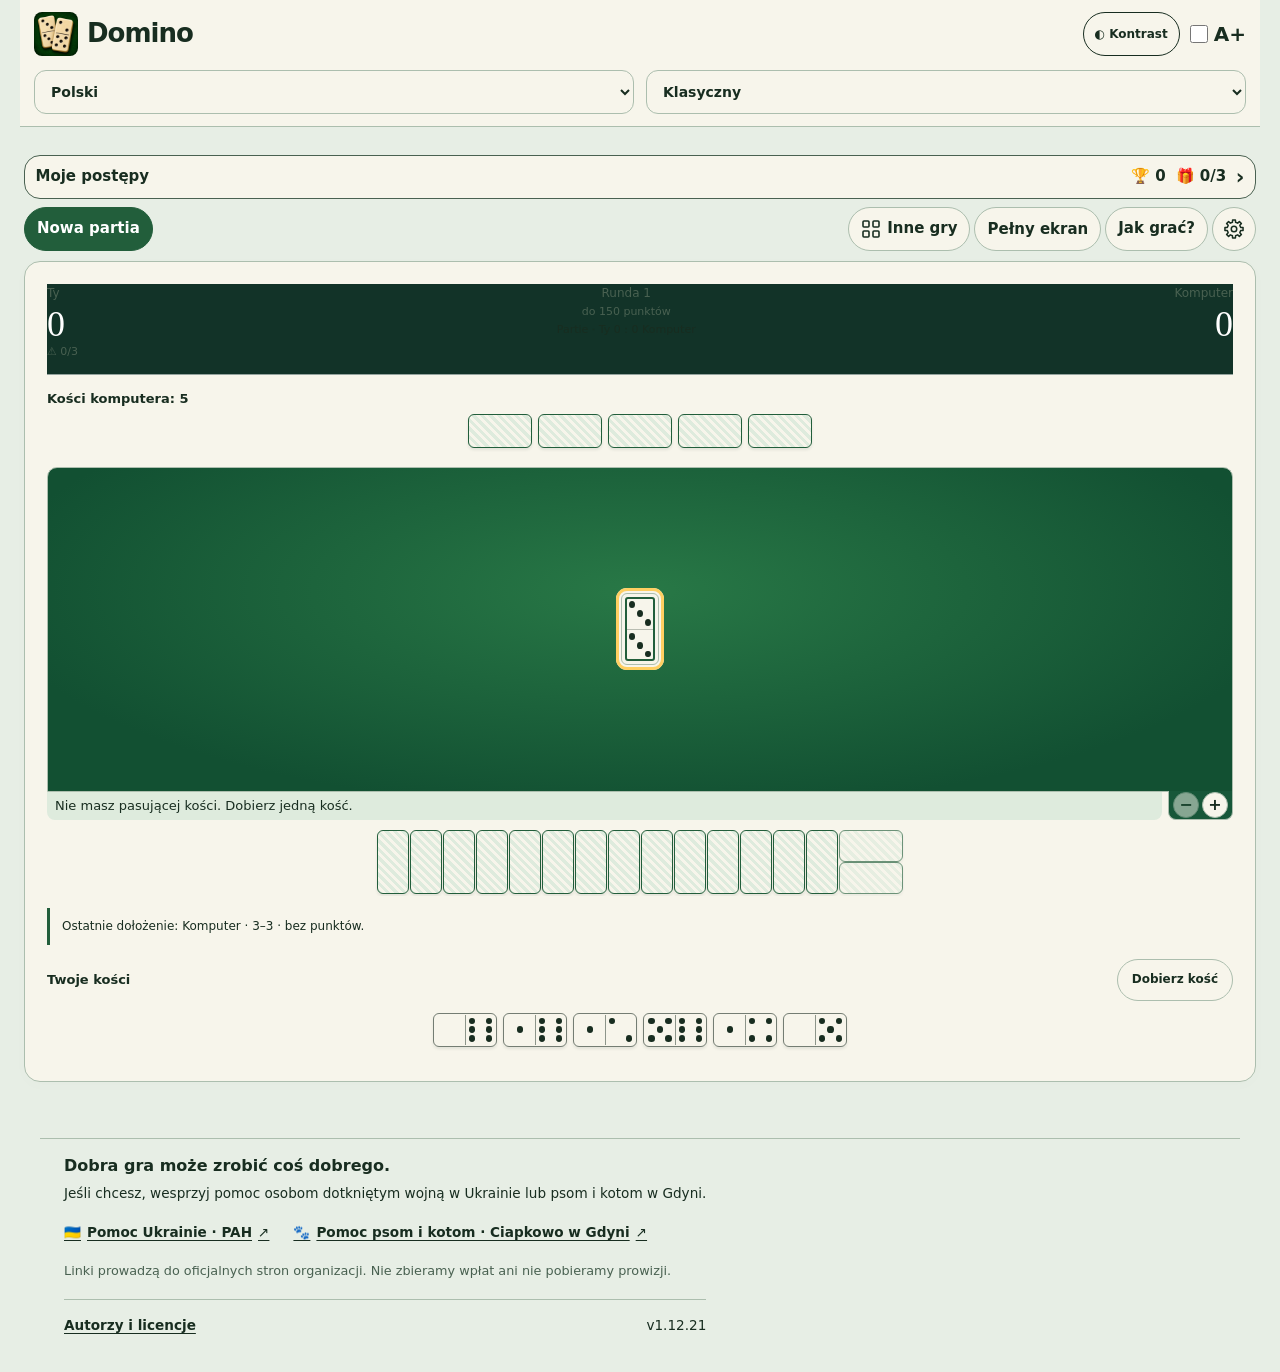
<file: index.html>
<!doctype html>
<html lang="pl" data-theme="classic">
<head><meta charset="utf-8"><meta name="viewport" content="width=device-width, initial-scale=1"><meta name="theme-color" content="#365b80"><title>Domino</title><link rel="stylesheet" href="style.css?v=1.3.20"><link rel="stylesheet" href="shared-palettes.css?v=1.5.0"><link rel="stylesheet" href="themes.css?v=1.10.1"><link rel="icon" type="image/svg+xml" href="favicon.svg?v=1.10.1"><link rel="icon" sizes="any" href="favicon.ico?v=1.10.1"><link rel="apple-touch-icon" href="apple-touch-icon.png?v=1.10.1"><link rel="stylesheet" href="shared-game.css?v=1.6.1"><link rel="stylesheet" href="shared-victory.css?v=6">
<link rel="stylesheet" href="games-chest-menu.css?v=packed-grid-1"><script defer src="games-chest-menu.js?v=packed-grid-1" data-game="domino"></script><script defer src="https://cloud.umami.is/script.js" data-website-id="a4d24ffd-fa55-44e7-8c3b-dc5a5e42a2f2" data-domains="domino.games-chest.com" data-tag="domino"></script>
<link rel="manifest" href="manifest.webmanifest?v=1.10.1">
<link rel="stylesheet" href="toolbar.css?v=picker-1-1.9.0">
<link rel="stylesheet" href="shared-settings.css?v=1.10.0"><link rel="stylesheet" href="settings.css?v=1.10.0">
<link rel="stylesheet" href="progress.css?v=1.12.0">
<link rel="stylesheet" href="shared-footer.css?v=safari-install-guide-1">
<script defer src="shared-footer.js?v=resume-game-1"></script>
<script defer src="./game-update.js?v=2"></script>
<script defer src="./game-install.js?v=safari-install-guide-1"></script>
<link rel="stylesheet" href="shared-theme-components.css?v=1.12.21">
</head>
<body>
<header class="gc-theme-header"><a class="brand" href="./"><img class="brand-logo" src="logo.png?v=1.10.1" width="44" height="44" alt="" decoding="async"><span class="brand-name" translate="no">Domino</span></a><div class="header-controls"><div class="accessibility-controls"><button id="contrast" aria-pressed="false"></button><label class="text-size-control"><input type="checkbox" id="large"><span id="large-label"></span></label></div><div class="preferences gc-theme-preferences"><label><span id="language-label"></span><select id="language"><option value="pl">Polski</option><option value="en">English</option></select></label><label><span id="theme-label"></span><select id="theme"></select></label></div></div></header>
<main>
<div class="layout"><div class="game-column">
<button id="my-progress" type="button" aria-haspopup="dialog" aria-controls="progress-dialog" translate="no">
  <strong id="progress-name">Moje postępy</strong>
  <span class="progress-count"><span aria-hidden="true">🏆</span> <bdi id="progress-wins">0</bdi></span>
  <span class="progress-count" id="progress-next" hidden><span aria-hidden="true">🎁</span> <bdi id="progress-next-count"></bdi></span>
  <span class="progress-chevron" aria-hidden="true">›</span>
</button>
<div class="game-toolbar"><button id="new-game" class="primary gc-theme-action"></button><div class="game-tools"><button id="game-picker-button" type="button" aria-haspopup="dialog" aria-controls="game-picker" aria-label="Inne gry" translate="no">
<svg width="20" height="20" viewBox="0 0 20 20" fill="none" stroke="currentColor" stroke-width="1.6" aria-hidden="true" focusable="false"><rect x="2" y="2" width="6" height="6" rx="1"/><rect x="12" y="2" width="6" height="6" rx="1"/><rect x="2" y="12" width="6" height="6" rx="1"/><rect x="12" y="12" width="6" height="6" rx="1"/></svg><span class="toolbar-label">Inne gry</span></button><button id="undo" type="button" hidden></button><button id="redo" type="button" hidden></button><button id="fullscreen-history" type="button" aria-haspopup="dialog" aria-controls="history-drawer" hidden>Game history</button><button id="fullscreen" type="button" aria-pressed="false" aria-label="Full screen" title="Full screen"><span class="fullscreen-icon" aria-hidden="true" translate="no">⛶</span><span class="fullscreen-label">Full screen</span></button><button id="help-button" aria-haspopup="dialog">Jak grać?</button><button id="settings-button" class="shared-settings-button" type="button" aria-label="Ustawienia" aria-haspopup="dialog"></button></div></div><section class="card game"><div class="scoreboard gc-theme-panel"><div><span id="you-label"></span><strong id="you-score">0</strong><span id="declaration-errors" role="status" hidden></span></div><div class="target"><span id="round"></span><small id="target"></small><span id="match-total" aria-live="polite"></span><span id="match-total-compact" aria-live="polite"></span></div><div><span id="computer-label"></span><strong id="computer-score">0</strong></div></div>
<div class="opponent"><span id="opponent-count"></span><p id="computer-draw" role="status" hidden></p><div id="opponent-hand" class="hand hidden-hand" aria-hidden="true"></div></div>
<div class="board-frame"><div class="table gc-theme-table gc-theme-scene-table" id="table" tabindex="0" role="group"><div id="board"></div><div id="placement-targets"></div></div><div class="board-toolbar"><div class="status-bar"><p id="status" role="status" aria-live="polite"></p></div><div class="board-zoom-controls" role="group" aria-label="Zoom"><button id="zoom-out" type="button">−</button><button id="zoom-in" type="button">+</button></div></div></div>
<div class="pool-tray"><div id="pool-tiles" class="pool-tiles" role="img" tabindex="0"></div></div>
<div class="move-feedback"><p id="last-move" class="last-move" aria-live="polite" hidden></p><p id="declaration-feedback" class="last-move" role="status" hidden></p></div><div class="play-dock"><div id="choices" class="choices"></div>
<div class="player-area"><div class="hand-title"><strong id="hand-label"></strong><div class="turn-actions"><button id="optional-pass" hidden></button><button id="draw"></button></div></div><div id="hand" class="hand"></div></div>
<div class="round-actions"><button id="continue" class="primary" hidden></button></div></div></section></div>
<aside><section class="card" id="history-panel" hidden><h2 id="history-title"></h2><p id="history-note" class="small muted"></p><div id="history-rounds"></div></section>
</aside></div>
</main><footer class="game-footer">
  <section class="support-causes" aria-labelledby="support-title" translate="no">
    <h2 id="support-title" data-footer-copy="title">Dobra gra może zrobić coś dobrego.</h2>
    <p data-footer-copy="intro">Jeśli chcesz, wesprzyj pomoc osobom dotkniętym wojną w Ukrainie lub psom i kotom w Gdyni.</p>
    <div class="support-links">
      <a href="https://www.pah.org.pl/gdzie-dzialamy/ukraina/" target="_blank" rel="noopener noreferrer"><b aria-hidden="true">🇺🇦</b> <span data-footer-copy="ukraine">Pomoc Ukrainie · PAH</span> <b aria-hidden="true">↗</b></a>
      <a href="https://ciapkowo.pl/" target="_blank" rel="noopener noreferrer"><b aria-hidden="true">🐾</b> <span data-footer-copy="shelter">Pomoc psom i kotom · Ciapkowo w Gdyni</span> <b aria-hidden="true">↗</b></a>
    </div>
    <p class="support-note" data-footer-copy="note">Linki prowadzą do oficjalnych stron organizacji. Nie zbieramy wpłat ani nie pobieramy prowizji.</p>
  </section>
  <div class="footer-details">
    <a id="credits-link" href="credits.html" data-footer-copy="credits" translate="no">Autorzy i licencje</a>
    <span id="footer-version" translate="no">v1.12.21</span>
    <span id="save-note" role="status" translate="no"></span>
  </div>
</footer>
<dialog id="progress-dialog" aria-labelledby="progress-title">
  <div class="progress-heading">
    <h2 id="progress-title">My progress</h2>
    <form method="dialog"><button id="progress-close" aria-label="Close" autofocus>×</button></form>
  </div>
  <div id="progress-metrics"><div class="stat"><span id="wins-label"></span><strong id="wins">0</strong></div><div class="stat"><span id="matches-label"></span><strong id="matches">0</strong></div><div class="stat"><span id="match-points-label"></span><strong id="match-points">0</strong></div></div>
  <p id="progress-reward-detail" hidden translate="no"></p>
  <div id="progress-badges" hidden><h3>Badges</h3><div id="badges"></div></div>
  <p class="muted small" id="local-note"></p>
</dialog>
<dialog id="game-picker" aria-labelledby="game-picker-title" translate="no">
  <div class="game-picker-header">
    <h2 id="game-picker-title">Inne gry</h2>
    <form method="dialog"><button id="game-picker-close" type="submit" aria-label="Zamknij" autofocus>×</button></form>
  </div>
  <ul id="game-picker-list" aria-labelledby="game-picker-title"></ul>
  <a class="all-games game-picker-link" href="https://games-chest.com/">Wszystkie gry</a>
</dialog>
<dialog id="history-drawer" aria-labelledby="history-title"><form method="dialog"><button type="submit" autofocus>Close</button></form></dialog>
<dialog id="settings" class="shared-settings" aria-labelledby="settings-title"><div class="settings-shell"><div class="settings-header"><div class="settings-heading"><h2 id="settings-title"></h2><button type="button" id="settings-dismiss" aria-label="Close">×</button></div><p class="settings-summary" id="settings-autosave"></p></div><div class="settings-body"><div id="settings-save-error" class="settings-save-error" role="alert" hidden><p id="settings-save-error-text"></p><button type="button" id="settings-save-retry"></button></div><fieldset class="settings-section"><legend id="settings-group-0"></legend><div class="setting-item"><div class="setting-row"><label for="difficulty"><span class="setting-caption"><span class="setting-name" id="difficulty-label"></span><span class="setting-timing" data-setting-applies="now"></span></span></label><button class="setting-info" type="button" aria-expanded="false" aria-controls="difficulty-note" aria-labelledby="difficulty-label" title="Information">ⓘ</button></div><select id="difficulty"><option value="easy"></option><option value="medium"></option><option value="hard"></option><option value="expert"></option><option value="grandmaster"></option></select><div id="difficulty-note" class="setting-description small muted" hidden><ul><li>Beginner: picks a random legal move.</li><li>Intermediate: favors scoring moves but sometimes picks a weaker one.</li><li>Advanced: maximizes immediate points and favors higher-pip tiles when tied.</li><li>Expert: estimates the opponent’s hand from visible tiles, draws and passes, then checks a reply and a counter.</li><li>Grandmaster: samples more possible hands and searches deeper when no tiles can be drawn.</li></ul></div></div></fieldset><fieldset class="settings-section"><legend id="settings-group-1"></legend><div class="setting-item"><div class="setting-row"><label for="starter"><span class="setting-caption"><span class="setting-name" id="starter-label"></span><span class="setting-timing" data-setting-applies="next"></span></span></label><button class="setting-info" type="button" aria-expanded="false" aria-controls="starter-description" aria-labelledby="starter-label" title="Information">ⓘ</button></div><select id="starter"><option value="alternate" id="alternate-option"></option><option value="winner" id="winner-option"></option></select><div id="starter-description" class="setting-description small muted" hidden><p id="setting-note"></p><p id="tie-note"></p></div></div><div class="setting-item"><div class="setting-row"><label for="must-draw"><span class="setting-caption"><span class="setting-name" id="must-draw-label"></span><span class="setting-timing" data-setting-applies="now"></span></span></label><button class="setting-info" type="button" aria-expanded="false" aria-controls="must-draw-note" aria-labelledby="must-draw-label" title="Information">ⓘ</button><input type="checkbox" id="must-draw"></div><div id="must-draw-note" class="setting-description small muted" hidden></div></div><div class="setting-item"><div class="setting-row"><label for="opening-doubles-only"><span class="setting-caption"><span class="setting-name" id="opening-rule-label"></span><span class="setting-timing" data-setting-applies="now"></span></span></label><button class="setting-info" type="button" aria-expanded="false" aria-controls="opening-description" aria-labelledby="opening-rule-label" title="Information">ⓘ</button><input type="checkbox" id="opening-doubles-only"></div><div id="opening-description" class="setting-description small muted" hidden><p>Score for exposed ends totalling a multiple of five; by default only 5–5 scores on opening.</p></div></div><div class="setting-item"><div class="setting-row"><label for="require-declaration"><span class="setting-caption"><span class="setting-name" id="declaration-label"></span><span class="setting-timing" data-setting-applies="now"></span></span></label><button class="setting-info" type="button" aria-expanded="false" aria-controls="declaration-note" aria-labelledby="declaration-label" title="Information">ⓘ</button><input type="checkbox" id="require-declaration"></div><div id="declaration-note" class="setting-description small muted" hidden></div></div><div class="setting-item"><div class="setting-row"><label for="declaration-penalty"><span class="setting-caption"><span class="setting-name" id="penalty-label"></span><span class="setting-timing" data-setting-applies="now"></span></span></label><button class="setting-info" type="button" aria-expanded="false" aria-controls="penalty-description" aria-labelledby="penalty-label" title="Information">ⓘ</button></div><select id="declaration-penalty" aria-describedby="penalty-note"><option value="none"></option><option value="five"></option><option value="three"></option></select><div id="penalty-description" class="setting-description small muted" hidden><p>In manual mode, undeclared move points are lost. By default three false declarations lose the game.</p></div></div><p id="penalty-note" class="small muted" hidden></p></fieldset><fieldset class="settings-section"><legend id="settings-group-2"></legend><div class="setting-item"><div class="setting-row"><label for="undo-enabled"><span class="setting-caption"><span class="setting-name" id="undo-enabled-label">Undo and Redo</span><span class="setting-timing" data-setting-applies="now"></span></span></label><button class="setting-info" type="button" aria-expanded="false" aria-controls="undo-description" aria-labelledby="undo-enabled-label" title="Information">ⓘ</button><input type="checkbox" id="undo-enabled"></div><div id="undo-description" class="setting-description small muted" hidden>Undo your last action and the computer’s following response. Drawing one tile is a separate action. Recorded results remain saved. Changes apply immediately and clear undo history.</div></div><div class="setting-item"><div class="setting-row"><label for="history-toggle"><span class="setting-caption"><span class="setting-name" id="history-toggle-label"></span><span class="setting-timing" data-setting-applies="now"></span></span></label><button class="setting-info" type="button" aria-expanded="false" aria-controls="history-description" aria-labelledby="history-toggle-label" title="Information">ⓘ</button><input type="checkbox" id="history-toggle"></div><div id="history-description" class="setting-description small muted" hidden><p>Public moves and draw counts. Latest events first.</p></div></div><div class="setting-item"><div class="setting-row"><label for="progress-toggle"><span class="setting-caption"><span class="setting-name" id="progress-toggle-label"></span><span class="setting-timing" data-setting-applies="now"></span></span></label><button class="setting-info" type="button" aria-expanded="false" aria-controls="progress-description" aria-labelledby="progress-toggle-label" title="Information">ⓘ</button><input type="checkbox" id="progress-toggle"></div><div id="progress-description" class="setting-description small muted" hidden><p>Show statistics and badges on this device.</p></div></div></fieldset><fieldset class="settings-section"><legend id="backup-heading"></legend><p id="backup-scope" class="small muted"></p><div class="backup-actions"><button id="export-backup" type="button"></button><button id="import-backup" type="button"></button></div><input id="backup-file" type="file" accept="application/json,.json" hidden><p id="backup-status" role="status"></p></fieldset></div></div></dialog>
<dialog id="confirm-backup" class="shared-settings" aria-labelledby="backup-title"><div class="settings-shell"><div class="settings-header"><div class="settings-heading"><h2 id="backup-title"></h2><button id="backup-close" type="button">×</button></div></div><div class="settings-body"><p id="backup-description"></p><p id="backup-totals"></p><p id="backup-note"></p><p id="backup-error" role="alert" hidden></p><div class="backup-actions"><button type="button" id="backup-cancel"></button><button type="button" id="backup-restore" class="primary"></button></div></div></div></dialog>
<dialog id="drop-confirm" aria-labelledby="drop-title"><h2 id="drop-title"></h2><p id="drop-tile"></p><p id="drop-note" class="small muted"></p><div class="drop-actions"><button id="drop-declare" class="primary"></button><button id="drop-plain"></button><button id="drop-cancel"></button></div></dialog>
<dialog id="confirm"><h2 id="confirm-title"></h2><p id="confirm-text"></p><div class="choices"><button id="cancel"></button><button id="confirm-new" class="primary"></button></div></dialog>
<script src="locales.js?v=copper-name-1"></script><script src="i18n.js?v=1.3.20"></script><script src="engine.js?v=1.3.20"></script><script src="undo.js?v=1.8.0"></script><script src="results.js?v=1.7.0"></script><script src="game.js?v=1.8.0"></script><script src="board-view.js?v=1.3.20"></script><script src="history.js?v=1.3.20"></script><script src="help.js?v=save-help-1-1.3.20"></script><script src="shared-victory.js?v=5"></script>
<script src="settings-strings.js?v=1.9.0"></script><script src="shared-preferences.js?v=1.10.0"></script><script src="shared-progress-backup.js?v=1.10.0"></script><script src="progress-backup.js?v=1.10.0"></script><script src="preferences-strings.js?v=1.10.0"></script><script src="statistics-reset.js?v=1.12.4"></script><script src="app.js?v=standalone-fullscreen-1"></script>
<script>
  if (window === window.top && "serviceWorker" in navigator) {
    navigator.serviceWorker.register("./sw.js").catch(error => console.warn("Offline setup failed", error));
  }
</script>
</body></html>
</file>
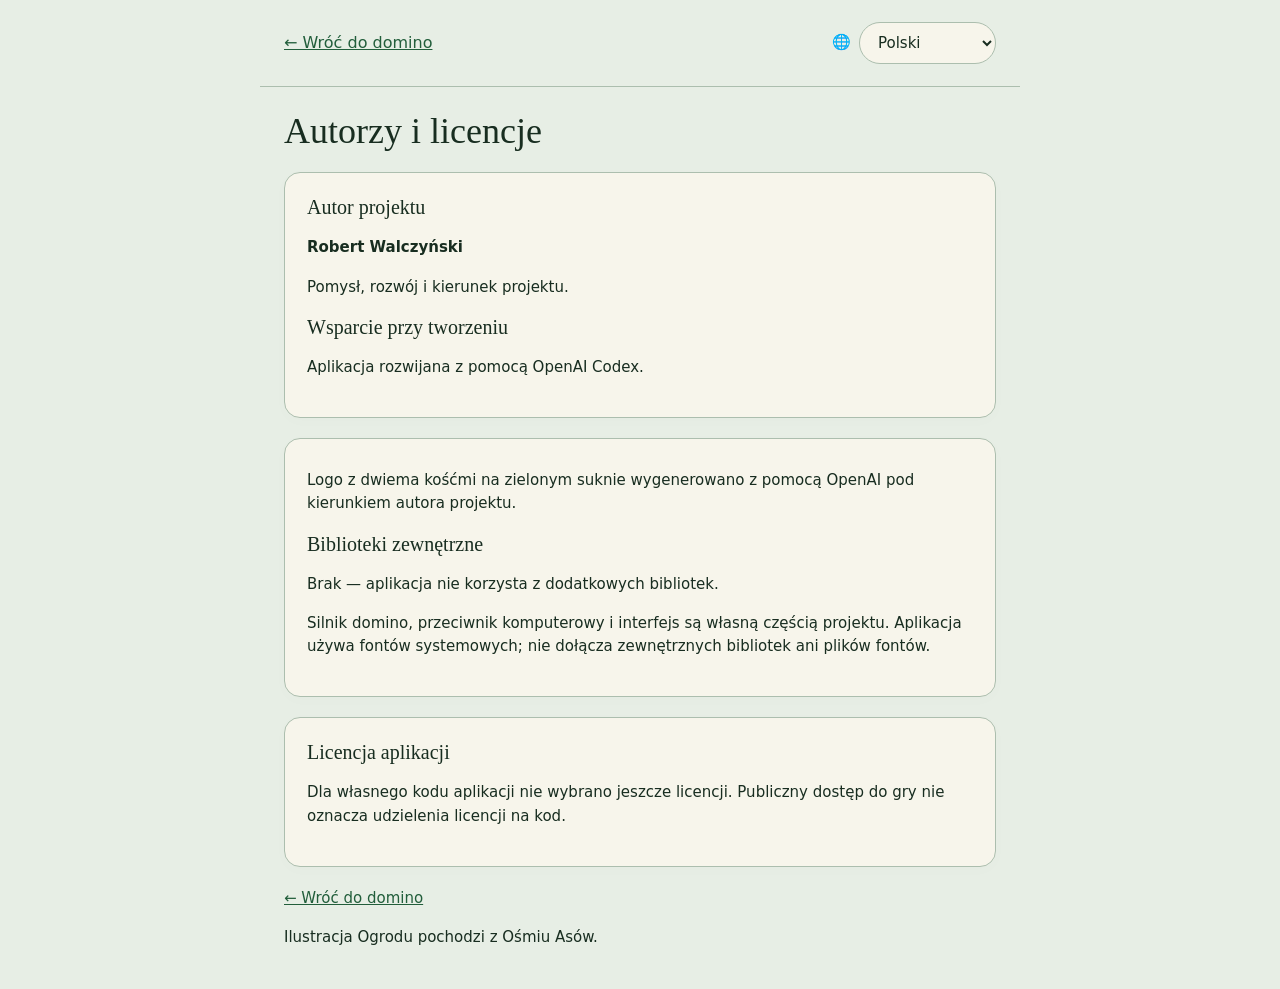
<file: credits.html>
<!doctype html>
<html lang="pl"><head><meta charset="utf-8"><meta name="viewport" content="width=device-width, initial-scale=1"><title>Autorzy i licencje · Domino</title><link rel="stylesheet" href="style.css?v=1.3.20"><link rel="stylesheet" href="shared-palettes.css?v=1.5.0"><link rel="stylesheet" href="themes.css?v=1.10.1"><style>body{max-width:760px;margin:auto}header{gap:16px;flex-wrap:wrap}header a{font-size:16px}main{padding:24px}section{margin:20px 0}h1{font-size:clamp(26px,5vw,36px)}h2{font-size:20px}p{overflow-wrap:anywhere}.credits-controls{display:flex;align-items:center;gap:8px}</style><link rel="icon" type="image/svg+xml" href="favicon.svg?v=1.10.1"><link rel="icon" sizes="any" href="favicon.ico?v=1.10.1"><link rel="apple-touch-icon" href="apple-touch-icon.png?v=1.10.1"></head>
<body><header><a href="./" data-text="back">← Wróć do domino</a><label class="credits-controls"><span aria-hidden="true">🌐</span><select id="credits-language" aria-label="Język / Language"><option value="pl">Polski</option><option value="en">English</option></select></label></header><main><h1 data-text="title">Autorzy i licencje</h1><section class="card"><h2 data-text="author">Autor projektu</h2><p><strong translate="no">Robert Walczyński</strong></p><p data-text="role">Pomysł, rozwój i kierunek projektu.</p><h2 data-text="support">Wsparcie przy tworzeniu</h2><p data-text="codex">Aplikacja rozwijana z pomocą OpenAI Codex.</p></section><section class="card"><p id="logo-credit"></p><h2 data-text="components">Biblioteki zewnętrzne</h2><p data-text="none">Brak — aplikacja nie korzysta z dodatkowych bibliotek.</p><p data-text="own">Silnik domino, przeciwnik komputerowy i interfejs są własną częścią projektu. Aplikacja używa fontów systemowych; nie dołącza zewnętrznych bibliotek ani plików fontów.</p></section><section class="card"><h2 data-text="license">Licencja aplikacji</h2><p data-text="licenseNote">Dla własnego kodu aplikacji nie wybrano jeszcze licencji. Publiczny dostęp do gry nie oznacza udzielenia licencji na kod.</p></section><p><a href="./" data-text="back">← Wróć do domino</a></p><p>The Garden illustration comes from Eight Aces.</p></main><script src="locales.js?v=1.5.0"></script><script src="i18n.js?v=1.3.20"></script><script src="credits.js?v=1.10.1"></script></body></html>
</file>
<file: style.css>
:root{--bg:#f6f5f0;--paper:#fcfcf7;--ink:#263b36;--muted:#79827b;--line:#e3e5dc;--accent:#355e4c;--wash:#eaf0df;--table:#f6f5f0;--radius:12px;--control-radius:8px;--primary-bg:var(--accent);--primary-ink:#fff;--primary-border:var(--primary-bg);color-scheme:light}
*{box-sizing:border-box}body{margin:0;background:var(--bg);color:var(--ink);font:15px/1.55 system-ui,-apple-system,BlinkMacSystemFont,"Segoe UI",sans-serif}button,select,input{font:inherit}button,select{color:var(--ink);background:var(--paper);border:1px solid var(--line);border-radius:8px;min-height:42px;padding:8px 14px}button{cursor:pointer;font-weight:600}button:hover:not(:disabled){border-color:var(--accent);background:var(--wash)}button:disabled{opacity:.5;cursor:default}button:focus-visible,select:focus-visible,a:focus-visible{outline:3px solid var(--accent);outline-offset:3px}a{color:var(--accent)}.primary{background:var(--accent);color:#fff;border-color:var(--accent)}.primary:hover:not(:disabled){background:var(--accent);filter:brightness(1.12)}header{max-width:1240px;margin:auto;display:flex;align-items:center;justify-content:space-between;padding:22px 24px;border-bottom:1px solid var(--line);gap:18px}.brand{font:700 34px Georgia,serif;text-decoration:none;letter-spacing:-1px;color:var(--ink)}.brand span{display:block;font:11px system-ui;letter-spacing:1.5px;text-transform:uppercase;color:var(--muted)}.preferences{display:flex;align-items:end;gap:12px}.preferences label{display:grid;gap:3px;font-size:11px;color:var(--muted)}.preferences select{font-size:13px;max-width:170px}main{max-width:1200px;margin:auto;padding:28px 24px 36px}.intro{display:flex;align-items:center;justify-content:space-between;gap:20px;margin-bottom:24px}.eyebrow{text-transform:uppercase;letter-spacing:2px;font-size:10px;font-weight:750;color:var(--accent);margin:0 0 8px}h1{font:normal 36px/1.15 Georgia,serif;margin:0 0 10px}h2{font:normal 23px/1.25 Georgia,serif;margin:0 0 16px}p{margin:8px 0 16px}.muted{color:var(--muted)}.small{font-size:12px}.layout{display:grid;grid-template-columns:minmax(0,1fr) 270px;gap:24px}.card{background:var(--paper);border:1px solid var(--line);border-radius:var(--radius);padding:22px;box-shadow:0 3px 16px #23372d04}aside{display:grid;gap:18px;align-content:start}.scoreboard{display:flex;justify-content:space-between;align-items:center;border-bottom:1px solid var(--line);padding-bottom:16px}.scoreboard>div{display:grid;gap:0}.scoreboard>div:last-child{text-align:end}.scoreboard strong{font:36px Georgia,serif}.scoreboard span{font-size:12px;color:var(--muted)}.scoreboard .target{text-align:center}.target small{color:var(--muted);font-size:11px}.opponent{text-align:center;padding:14px 0}.opponent>span{font-size:11px;color:var(--muted)}.hand{display:flex;flex-wrap:wrap;justify-content:center;gap:9px;padding:12px 0}.hidden-hand{padding:5px 0}.back{width:18px;height:32px;border:1px solid var(--line);border-radius:4px;background:repeating-linear-gradient(45deg,var(--wash),var(--wash) 3px,var(--paper) 3px,var(--paper) 6px)}.table{background:var(--table);border:1px solid var(--line);border-radius:10px;min-height:300px;max-height:580px;overflow:auto;display:flex;align-items:center;padding:20px}#board{margin:auto;min-width:min-content;display:grid;grid-template-columns:auto auto auto;grid-template-rows:auto auto auto;gap:8px;align-items:center;justify-items:center}.empty-table{grid-column:1/4;color:var(--muted);text-align:center;max-width:270px;font-family:Georgia,serif;font-size:23px}.arm{display:flex;gap:4px;align-items:center}.arm.vertical{flex-direction:column}.arm.left{flex-direction:row-reverse}.board-caption{display:flex;justify-content:space-between;gap:10px;color:var(--muted);font-size:11px;margin-top:10px}.tile{background:#fffdf5;border:1px solid #a7aca1;border-radius:6px;box-shadow:0 2px 3px #23372d18;display:inline-flex;padding:4px;align-items:center;gap:0;min-height:0;color:#27352e;flex-shrink:0}.tile.vertical{flex-direction:column}.half{width:30px;height:30px;display:grid;grid-template-columns:repeat(3,1fr);grid-template-rows:repeat(3,1fr);padding:3px;gap:2px}.half+.half{border-inline-start:1px solid #b9bdb2}.tile.vertical>.half+.half{border-inline-start:0;border-top:1px solid #b9bdb2}.dot{border-radius:50%;background:currentColor}.tile.playable{border:2px solid var(--accent)}.tile.selected{outline:3px solid var(--accent);outline-offset:3px;background:var(--wash)}.tile:disabled{opacity:.7}.hand .tile{padding:5px}.hand .half{width:35px;height:35px}.hand-title{display:flex;align-items:center;justify-content:space-between;padding-top:14px;gap:10px}.hand-title strong{font-size:13px}.hand-title button{font-size:12px}#status{background:var(--wash);border-radius:8px;padding:12px;font-size:13px;margin-top:16px}.choices{display:flex;gap:8px;flex-wrap:wrap;margin-bottom:12px}.choices:empty{display:none}.choices button{font-size:12px}.round-actions{text-align:center}.stat{display:flex;justify-content:space-between;border-top:1px solid var(--line);padding:9px 0;font-size:13px}.badge{display:inline-block;border:1px solid var(--line);background:var(--wash);padding:6px 10px;border-radius:20px;margin:8px 4px 0 0;font-size:11px}ul{padding-inline-start:18px;font-size:12px;color:var(--muted)}li{margin-bottom:9px}footer{text-align:center;color:var(--muted);font-size:11px;padding:15px 24px 28px}dialog{background:var(--paper);color:var(--ink);border:1px solid var(--line);border-radius:var(--radius);padding:25px;width:min(460px,calc(100% - 32px));max-height:85vh;overflow:auto}dialog::backdrop{background:#14271e66}.dialog-heading{display:flex;justify-content:space-between;gap:12px}.dialog-heading button{font-size:24px;padding:0 12px}.setting{display:flex;align-items:center;justify-content:space-between;gap:15px;margin:18px 0}.setting select{max-width:190px}.large{font-size:18px}.large button,.large select{font-size:17px}.large .small,.large ul,.large #status{font-size:15px}[hidden]{display:none!important}@media(max-width:850px){.layout{grid-template-columns:1fr}aside{grid-template-columns:1fr 1fr}.intro{align-items:start}h1{font-size:30px}}@media(max-width:540px){header{padding:15px 14px;gap:8px;flex-wrap:wrap}.brand{font-size:30px}.preferences{gap:6px}.preferences select{max-width:116px;padding:6px}.preferences label{font-size:10px}main{padding:20px 12px}.intro{gap:10px;margin-bottom:18px}.intro .muted{font-size:12px}.intro>.primary{font-size:12px;white-space:nowrap}.card{padding:15px}.table{min-height:270px;padding:12px}.half{width:26px;height:26px}.hand .half{width:31px;height:31px}.hand{gap:7px}.layout{gap:16px}aside{grid-template-columns:1fr}.board-caption{font-size:10px}h1{font-size:28px}.eyebrow{font-size:9px}.scoreboard strong{font-size:30px}}
</file>
<file: shared-palettes.css>
/* Canonical shared palettes in sudoku/dist/. Copy unchanged to the other games. */
:root[data-theme="copper"] {
  --palette-bg: #f0e1d5;
  --palette-ink: #432d24;
  --palette-muted: #705247;
  --palette-accent: #934826;
  --palette-line: #e1c7b6;
  --palette-wash: #eed6c6;
  --palette-paper: #f3e5da;
  --palette-primary-bg: #934826;
  --palette-primary-ink: #fff;
}
:root[data-theme="night-sky"] {
  --palette-bg: #161c2c;
  --palette-ink: #f0f2ff;
  --palette-muted: #b5bfd8;
  --palette-accent: #b4bfff;
  --palette-line: #465172;
  --palette-wash: #2f3a58;
  --palette-paper: #222b42;
  --palette-primary-bg: #aebaff;
  --palette-primary-ink: #182139;
}

:root[data-theme="ink"] {
  --palette-control-line: #938570;
  --palette-bg: #ebe4d5;
  --palette-ink: #242c35;
  --palette-muted: #656963;
  --palette-accent: #254b72;
  --palette-line: #d5cdbd;
  --palette-wash: #e0d5be;
  --palette-paper: #eee5d2;
  --palette-primary-bg: var(--palette-accent);
  --palette-primary-ink: #fff;
}

:root[data-theme="porcelain"] {
  --palette-bg: #e9e9e3;
  --palette-ink: #24364b;
  --palette-muted: #556579;
  --palette-accent: #365b80;
  --palette-line: #c5cdd5;
  --palette-wash: #dce4eb;
  --palette-paper: #efeee8;
  --palette-control-line: #8294a6;
  --palette-primary-bg: #41688e;
  --palette-primary-ink: #fff;
}

:root[data-theme="sage"] {
  --palette-bg: #eeeee6;
  --palette-ink: #263b36;
  --palette-muted: #58655b;
  --palette-accent: #355e4c;
  --palette-line: #ccd4c8;
  --palette-wash: #e2ead9;
  --palette-paper: #f4f4eb;
}

:root[data-theme="ukraine"] {
  --palette-bg: #e9eff5;
  --palette-ink: #102c4a;
  --palette-muted: #52677d;
  --palette-accent: #0755a1;
  --palette-line: #b8ccdf;
  --palette-wash: #dce9f6;
  --palette-paper: #f1f4f7;
  --palette-primary-bg: #ffd43b;
  --palette-primary-border: #e5b900;
  --palette-primary-ink: var(--palette-ink);
}

:root[data-theme="studio"] {
  --palette-bg: #e6e8eb;
  --palette-ink: #20252b;
  --palette-muted: #626b76;
  --palette-accent: #2458cd;
  --palette-line: #d7dce2;
  --palette-wash: #dce2e9;
  --palette-paper: #edf0f3;
}

:root[data-theme="forma"] {
  --palette-bg: #f2e7db;
  --palette-ink: #342837;
  --palette-muted: #73626c;
  --palette-accent: #b5442d;
  --palette-line: #dfcec4;
  --palette-wash: #ead8cb;
  --palette-paper: #f5eadd;
}

:root[data-theme="energy"] {
  --palette-bg: #eae4f5;
  --palette-ink: #302441;
  --palette-muted: #6a607a;
  --palette-accent: #6235c3;
  --palette-line: #e1d9ef;
  --palette-wash: #e2d8f1;
  --palette-paper: #f0e9f8;
}

:root[data-theme="tangerine"] {
  --palette-bg: #eee6d7;
  --palette-ink: #30291f;
  --palette-muted: #70695f;
  --palette-accent: #9b4f00;
  --palette-line: #eadfca;
  --palette-wash: #f0e0b9;
  --palette-paper: #f3ead9;
}

:root[data-theme="contrast"] {
  --palette-bg: #fff;
  --palette-ink: #111;
  --palette-muted: #333;
  --palette-accent: #111;
  --palette-line: #555;
  --palette-wash: #eee;
  --palette-paper: #fff;
}
</file>
<file: themes.css>
/* Adapted from Trener Sudoku a4897b3. Source mapping: docs/THEMES.md. */
:root[data-theme="sage"]{--bg:var(--palette-bg);--ink:var(--palette-ink);--muted:var(--palette-muted);--accent:var(--palette-accent);--line:var(--palette-line);--wash:var(--palette-wash);--paper:var(--palette-paper);--table:var(--bg);--radius:12px;--control-radius:8px}
:root[data-theme="ink"]{--bg:var(--palette-bg);--ink:var(--palette-ink);--muted:var(--palette-muted);--accent:var(--palette-accent);--line:var(--palette-line);--wash:var(--palette-wash);--paper:var(--palette-paper);--table:var(--bg);--radius:3px;--control-radius:3px}
:root[data-theme="contrast"]{--bg:var(--palette-bg);--ink:var(--palette-ink);--muted:var(--palette-muted);--accent:var(--palette-accent);--line:var(--palette-line);--wash:var(--palette-wash);--paper:var(--palette-paper);--table:var(--bg);--radius:2px;--control-radius:2px}
:root[data-theme="studio"]{--bg:var(--palette-bg);--ink:var(--palette-ink);--muted:var(--palette-muted);--accent:var(--palette-accent);--line:var(--palette-line);--wash:var(--palette-wash);--paper:var(--palette-paper);--table:var(--bg);--radius:0;--control-radius:2px}
:root[data-theme="forma"]{--bg:var(--palette-bg);--ink:var(--palette-ink);--muted:var(--palette-muted);--accent:var(--palette-accent);--line:var(--palette-line);--wash:var(--palette-wash);--forma-paper:var(--palette-paper);--forma-plum:#432c46;--forma-terra:#b5442d;--paper:var(--palette-paper);--table:var(--bg);--radius:0;--control-radius:999px}
:root[data-theme="energy"]{--bg:var(--palette-bg);--ink:var(--palette-ink);--muted:var(--palette-muted);--accent:var(--palette-accent);--line:var(--palette-line);--wash:var(--palette-wash);--energy-purple:#6235c3;--energy-amber:#ffb800;--paper:var(--palette-paper);--table:var(--bg);--radius:24px;--control-radius:999px}
:root[data-theme="tangerine"]{--bg:var(--palette-bg);--ink:var(--palette-ink);--muted:var(--palette-muted);--accent:var(--palette-accent);--line:var(--palette-line);--wash:var(--palette-wash);--tangerine-orange:#ffab00;--tangerine-amber:#ffab00;--paper:var(--palette-paper);--table:var(--bg);--radius:24px;--control-radius:999px}
:root[data-theme="porcelain"]{--bg:var(--palette-bg);--ink:var(--palette-ink);--muted:var(--palette-muted);--accent:var(--palette-accent);--line:var(--palette-line);--wash:var(--palette-wash);--porcelain-orange:var(--palette-primary-bg);--porcelain-amber:var(--palette-primary-bg);--paper:var(--palette-paper);--table:var(--bg);--radius:24px;--control-radius:999px;--primary-bg:var(--palette-primary-bg);--primary-ink:var(--palette-primary-ink)}
:root[data-theme="ukraine"]{--bg:var(--palette-bg);--ink:var(--palette-ink);--muted:var(--palette-muted);--accent:var(--palette-accent);--line:var(--palette-line);--wash:var(--palette-wash);--ukraine-orange:var(--palette-accent);--ukraine-amber:var(--palette-accent);--paper:var(--palette-paper);--table:var(--bg);--radius:24px;--control-radius:999px}

/* Shared shape and typography rules adapted from Sudoku studio.css / forma.css. */
button:not(.tile),select{border-radius:var(--control-radius)}
.header-controls{display:grid;gap:10px;justify-items:end;min-width:0}
.accessibility-controls{display:flex;align-items:center;justify-content:flex-end;gap:14px;flex-wrap:wrap;font-size:12px}
.accessibility-controls button{min-height:32px;padding:4px 11px;font-size:12px;background:transparent}
.accessibility-controls button[aria-pressed="true"]{background:var(--ink);color:var(--paper)}
.text-size-control{display:inline-flex;align-items:center;gap:6px;cursor:pointer}
.text-size-control input{accent-color:var(--accent);width:17px;height:17px}
.primary{background:var(--primary-bg);border-color:var(--primary-border);color:var(--primary-ink)}
.primary:hover:not(:disabled){background:var(--primary-bg)}
:root[data-theme="tangerine"]{--bg:var(--palette-bg);--ink:var(--palette-ink);--muted:var(--palette-muted);--accent:var(--palette-accent);--line:var(--palette-line);--wash:var(--palette-wash);--tangerine-orange:#ffab00;--tangerine-amber:#ffab00;--paper:var(--palette-paper);--table:var(--bg);--radius:24px;--control-radius:999px}
:root[data-theme="ukraine"]{--primary-bg:var(--palette-primary-bg);--primary-border:var(--palette-primary-border);--primary-ink:var(--palette-primary-ink)}
:is([data-theme="studio"],[data-theme="forma"],[data-theme="energy"],[data-theme="tangerine"],[data-theme="porcelain"],[data-theme="ukraine"]) body{font-family:Arial,Helvetica,sans-serif}
:is([data-theme="studio"],[data-theme="forma"],[data-theme="energy"],[data-theme="tangerine"],[data-theme="porcelain"],[data-theme="ukraine"]) .brand{font-family:Arial,Helvetica,sans-serif;font-weight:700;letter-spacing:-.6px}
:is([data-theme="studio"],[data-theme="forma"],[data-theme="energy"],[data-theme="tangerine"],[data-theme="porcelain"],[data-theme="ukraine"]) h1{font-family:Arial,Helvetica,sans-serif;font-weight:600;letter-spacing:-1px}
:is([data-theme="studio"],[data-theme="forma"],[data-theme="energy"],[data-theme="tangerine"],[data-theme="porcelain"],[data-theme="ukraine"]) h2{font:600 15px/1.4 Arial,Helvetica,sans-serif}
:is([data-theme="forma"],[data-theme="energy"],[data-theme="tangerine"],[data-theme="porcelain"],[data-theme="ukraine"]) select{border-radius:10px}
:is([data-theme="energy"],[data-theme="tangerine"],[data-theme="porcelain"],[data-theme="ukraine"]) .preferences select{border-radius:12px;font-weight:600}
:is([data-theme="forma"],[data-theme="energy"],[data-theme="tangerine"],[data-theme="porcelain"],[data-theme="ukraine"]) dialog{border-radius:26px}
:is([data-theme="studio"],[data-theme="forma"]) .card{border:0;border-bottom:1px solid var(--line);box-shadow:none;background:transparent}
:is([data-theme="porcelain"],[data-theme="ukraine"]) .card{box-shadow:none}
:is([data-theme="energy"],[data-theme="tangerine"],[data-theme="porcelain"],[data-theme="ukraine"]) header{border-radius:0 0 26px 26px;padding-block:20px}
[data-theme="porcelain"] header{background:var(--paper);border-bottom:1px solid var(--line)}
[data-theme="energy"] header{background:linear-gradient(110deg,#7134cf 0%,#a42ba8 65%,#c7288b 100%);border:0}
[data-theme="tangerine"] header{background:#ffab00;border:0}
[data-theme="ukraine"] header{background:var(--palette-accent);border-bottom:8px solid var(--palette-primary-bg)}
:is([data-theme="energy"],[data-theme="ukraine"]) header :is(.brand,.brand span,.preferences label,.accessibility-controls){color:#fff}
:is([data-theme="energy"],[data-theme="ukraine"]) .accessibility-controls button{color:#fff;border-color:#ffffff88}
:is([data-theme="energy"],[data-theme="ukraine"]) .preferences :is(select,button){background:#fff;color:var(--ink);border-color:#fff}
:is([data-theme="energy"],[data-theme="ukraine"]) header :is(button,select,input):focus-visible{outline-color:#ffd43b}
[data-theme="ink"] :is(.brand,h1,h2){font-family:Georgia,'Times New Roman',serif;letter-spacing:-.5px}
[data-theme="contrast"] body{font-family:Arial,sans-serif}
[data-theme="contrast"] :is(h1,h2,.brand){font-family:Arial,sans-serif;font-weight:700;letter-spacing:0}
[data-theme="contrast"] :is(.card,.tile,dialog){box-shadow:none}
[data-theme="contrast"] .tile{background:#fff;color:#111;border-color:#111}
[data-theme="contrast"] .half+.half{border-color:#111}
@media(max-width:640px){
 header{align-items:center}
 .header-controls{max-width:100%;gap:8px}
 .accessibility-controls{gap:10px}
 :is([data-theme="energy"],[data-theme="tangerine"],[data-theme="porcelain"],[data-theme="ukraine"]) header{padding:12px 14px;border-radius:0 0 22px 22px}
 :is([data-theme="energy"],[data-theme="tangerine"],[data-theme="porcelain"],[data-theme="ukraine"]) .card{border-radius:20px}
}
@media(max-width:420px){
 .header-controls{width:100%;justify-items:stretch}
 .accessibility-controls,.preferences{justify-content:flex-end}
 .large .accessibility-controls{flex-wrap:wrap;justify-content:flex-start}
 .large .preferences{flex-wrap:wrap}
}
.turn-actions{display:flex;gap:8px;flex-wrap:wrap;justify-content:flex-end}
/* A long arm scrolls inside the table, never widens the page. */
.layout{grid-template-columns:minmax(0,1fr) 270px}
body:not(.table-only) .layout:not(:has(> aside > .card:not([hidden]))) {
  grid-template-columns: minmax(0, 1fr);
}
body:not(.table-only) .layout > aside:not(:has(> .card:not([hidden]))) {
  display: none;
}
.layout>.card,.layout>aside,.table{min-width:0;max-width:100%}
@media(max-width:850px){.layout{grid-template-columns:minmax(0,1fr)}}
@media(max-width:540px){.board-caption{flex-wrap:wrap}.hand-title{flex-wrap:wrap}}
/* The most recent placement stays marked through draws and passes. */
.tile.last-played{outline:3px solid var(--accent);outline-offset:2px;box-shadow:0 0 0 5px var(--paper)}
[data-theme="contrast"] .tile.last-played{outline:4px double #111;outline-offset:2px}
.last-move{margin:12px 0 0;padding:9px 12px;border-inline-start:3px solid var(--accent);font-size:12px;color:var(--ink);background:var(--paper)}


/* The main table always fits the complete board. The magnifier shows detail. */
.table{position:relative;display:block;height:clamp(240px,42vh,380px);min-height:240px;max-height:none;overflow:hidden;padding:0}
#board{position:absolute;left:50%;top:50%;width:max-content;min-width:0;margin:0;transform-origin:center}
#board .tile{cursor:default}
#board .tile:focus-visible{outline:3px dashed var(--accent);outline-offset:5px}
.board-help{font-size:11px;color:var(--muted);margin:0 0 8px}
.move-choice{display:flex;gap:8px;flex-wrap:wrap;align-items:center;border:1px solid var(--line);border-radius:12px;padding:8px}
.declaration[aria-pressed="true"]{background:var(--wash);outline:2px solid var(--accent);outline-offset:1px}
#history-rounds{max-height:420px;overflow:auto;overflow-wrap:anywhere}
#history-rounds details{border-top:1px solid var(--line);padding:10px 0}
#history-rounds summary{cursor:pointer;font-weight:600;font-size:13px}
#history-rounds ol{padding-inline-start:24px;font-size:12px;line-height:1.55;margin-bottom:0}
#history-rounds li{padding:5px 0;border-bottom:1px solid var(--line);margin:0}
.large #history-rounds :is(summary,ol){font-size:16px}

.board-view-tools{display:flex;justify-content:space-between;align-items:center;gap:10px;margin-bottom:8px}
.board-view-tools .board-help{margin:0}
.match-total{text-align:center;font-size:12px;color:var(--muted);margin:6px 0}
.table.zoomed{touch-action:none;user-select:none;cursor:grab}
.table.zoomed #board .tile{cursor:grab}
.table.dragging,.table.dragging #board .tile{cursor:grabbing}
@media(max-width:540px){.board-view-tools{flex-wrap:wrap}}

.table{touch-action:none;user-select:none}
/* Position stones from actual edges; doubles cannot widen an entire grid track. */
#board{display:block}
#board>.tile{justify-content:center}
#board .half{width:31px;height:28px;flex-shrink:0}
#board .tile.vertical>.half{width:28px;height:31px}

/* Same two-row header as Sudoku: brand + Contrast/A+, then two selectors. */
header{display:grid;grid-template-columns:minmax(0,1fr) auto;align-items:center;gap:14px}
header .header-controls{display:contents}
header .brand{grid-column:1;grid-row:1;align-self:center;font-size:26px;line-height:1.15}
header .accessibility-controls,.large header .accessibility-controls{grid-column:2;grid-row:1;display:flex;flex-wrap:nowrap;align-items:center;gap:10px;justify-content:flex-end}
header #contrast{width:auto;min-height:34px;padding:5px 11px;white-space:nowrap;background:var(--paper);color:var(--ink);border:1px solid var(--ink);font-size:12px;line-height:1.2;border-radius:999px}
header #contrast[aria-pressed="true"]{background:var(--ink);color:var(--paper)}
header .text-size-control,.large header .text-size-control{display:flex;align-items:center;gap:6px;min-width:0;white-space:nowrap;font-size:20px;font-weight:700;line-height:1}
header .text-size-control input{width:18px;height:18px;margin:0}
header .preferences,.large header .preferences{grid-column:1/-1;grid-row:2;display:grid;grid-template-columns:minmax(0,1fr) minmax(0,1fr);gap:12px;align-items:center}
header .preferences label{min-width:0}
header .preferences label>span{position:absolute;width:1px;height:1px;padding:0;margin:-1px;overflow:hidden;clip-path:inset(50%);white-space:nowrap}
header .preferences select{width:100%;max-width:none;min-width:0;min-height:44px;padding:9px 12px;font-size:14px}
.intro-actions{display:flex;align-items:center;gap:8px;flex-shrink:0}
@media(max-width:640px){
 header{gap:12px;padding:12px 14px}
 header .brand{font-size:23px;letter-spacing:-.6px}
 header .accessibility-controls,.large header .accessibility-controls{gap:9px}
 header .preferences,.large header .preferences{gap:10px}
 header .preferences select{min-height:44px;font-size:13px}
 .large header .preferences select{font-size:16px}
 .intro-actions{gap:5px;flex-wrap:wrap;justify-content:flex-end;max-width:125px}
 .intro-actions #new-game{font-size:12px;padding:8px 12px}
}
.pool-tray{display:flex;align-items:center;gap:8px;margin:8px 0 0;min-width:0}
#pool-label{font-size:11px;color:var(--muted);white-space:nowrap}
.pool-tiles{display:flex;align-items:center;gap:1px;flex:1;min-width:0;flex-wrap:nowrap;min-height:24px}
.pool-back{width:12px;height:23px;min-width:3px;flex:0 1 12px}
.reserved-stack{display:flex;flex-direction:column;gap:1px;flex:0 0 23px}
.pool-back.reserved{width:23px;height:11px;flex:0 0 11px;border:1px solid var(--muted);opacity:.65}
.game .table{height:clamp(160px,30svh,280px);min-height:160px}
@media(max-width:640px){
 .game{padding:12px!important;scroll-margin-top:8px}
 .game .scoreboard{padding-bottom:6px}
 .game .scoreboard strong{font-size:27px}
 .game .opponent{padding:6px 0}
 .game .hidden-hand{padding:3px 0;gap:5px}
 .game .hidden-hand .back{width:13px;height:23px}
 .game .board-view-tools{margin-bottom:4px}
 .game .board-help{font-size:10px;line-height:1.25}
 .game .table{height:clamp(120px,calc(100svh - 500px),240px);min-height:120px}
 .game .board-caption{margin-top:4px;font-size:10px;gap:4px}
 .game .pool-tray{margin-top:5px;gap:5px}
 .game .last-move{font-size:11px;line-height:1.3;padding:4px 7px;margin-top:5px}
 .game #status{font-size:12px;line-height:1.3}
 .game #choices{margin-bottom:5px;gap:5px}
 .game .move-choice{padding:5px;gap:5px}
 .game .move-choice button{padding:5px 10px;min-height:36px}
 .game .hand-title{padding-top:6px}
 .game .hand-title button{min-height:34px;padding:4px 10px}
 .game #hand{padding:7px 0 2px;gap:6px}
 .game #hand .tile{padding:4px}
 .game #hand .half{width:27px;height:27px}
 .game .round-actions button{margin-top:6px;min-height:36px}
 .large .game #status,.large .game .last-move{font-size:15px}
 .large .game .table{height:clamp(110px,calc(100svh - 560px),220px);min-height:110px}
}

.pool-back{border-color:var(--accent)}

#opponent-hand.revealed .tile{padding:2px}
#opponent-hand.revealed .half{width:21px;height:21px;padding:2px;gap:1px}
/* Native dropdown options should follow the active palette rather than the OS accent. */
select{color-scheme:light;accent-color:var(--accent)}
select option{background:var(--paper);color:var(--ink)}
select option:checked{background:var(--accent);color:#fff}
:root[data-theme="contrast"] select option:checked{background:#111;color:#fff}
/* Full-size placement markers live outside the scaled board. */
#placement-targets{position:absolute;inset:0;pointer-events:none;z-index:3}
.placement-target{position:absolute;transform:translate(-50%,-50%);pointer-events:auto;width:44px;height:44px;min-height:44px;padding:0;border:2px solid var(--accent);border-radius:50%;color:var(--accent);background:var(--paper);font-size:23px;line-height:1;box-shadow:0 0 0 2px var(--paper);touch-action:manipulation}
#board .tile.legal-end{outline:3px dashed var(--accent);outline-offset:3px;cursor:pointer}
#hand .tile:not(:disabled){cursor:grab;user-select:none;touch-action:none}
#hand .tile.drag-source{opacity:.5}
#choices .declaration{border:2px solid var(--accent)}
#help{width:min(540px,calc(100% - 24px))}
#help h3{font-size:16px;margin:14px 0 8px}
#help .small{font-size:12px}
#help #demo-description{min-height:100px;font-size:14px}
.demo-controls{display:flex;gap:8px;flex-wrap:wrap}
.demo-controls button{flex:1;font-size:13px;padding:8px}
#demo-scene{border:1px solid var(--line);border-radius:12px;background:var(--wash);padding:18px;display:grid;justify-items:center;gap:15px;min-height:220px}
.demo-board,.demo-hand{display:flex;align-items:center;gap:8px;min-height:64px}
.demo-tile{display:inline-flex;background:#fffef4;color:#253c32;border:1px solid #b9bdb2;border-radius:6px;padding:4px;box-shadow:0 2px 3px #0001}
.demo-tile>span{width:26px;height:30px;display:grid;place-items:center;font-weight:700;font-size:20px}
.demo-tile>span+span{border-left:1px solid #b9bdb2}
.demo-spinner{transform:rotate(90deg)}
.demo-selected{outline:3px solid var(--accent);outline-offset:2px}
.demo-action{border-radius:999px;padding:5px 12px;background:var(--paper);color:var(--accent);font-weight:700;font-size:13px;text-align:center}
.demo-end{border:2px dashed var(--accent);color:var(--accent);border-radius:50%;width:38px;height:38px;text-align:center;line-height:34px;font-size:24px}
#demo-scene[data-step="2"] .demo-selected{animation:demo-place .7s ease-out both}
@keyframes demo-place{from{transform:translate(25px,70px);opacity:.3}to{transform:translate(0,0);opacity:1}}
@media(prefers-reduced-motion:reduce){#demo-scene *{animation:none!important}}
@media(max-width:540px){#help{padding:18px}#help #demo-description{min-height:130px}.intro-actions{flex-wrap:wrap;justify-content:flex-end}#help-button{font-size:12px;padding:6px 10px}}

.drag-ghost{position:fixed;z-index:1000;pointer-events:none;transform:translate(-50%,-50%);width:44px;height:80px;opacity:.9;box-shadow:0 5px 18px #0004}
.drag-ghost .half{width:36px;height:36px}
.placement-target.drop-hover,#board .tile.drop-hover{box-shadow:0 0 0 5px var(--accent)}

.demo-tile>.half{display:grid;grid-template-columns:repeat(3,1fr);grid-template-rows:repeat(3,1fr);place-items:stretch;padding:3px;gap:2px}

#help .dialog-heading{position:sticky;top:-18px;background:var(--paper);z-index:5;padding:6px 0}
#help .dialog-heading h2{font-size:22px;margin:0}
#help .demo-controls{position:sticky;top:30px;background:var(--paper);z-index:4;padding:6px 0}
#help #demo-description{min-height:0;font-size:13px}
#help #demo-scene{min-height:180px;padding:12px;gap:10px}
#help details{font-size:13px;margin-top:12px}
#help summary{cursor:pointer;font-weight:700}
.board-zoom-controls button{min-height:32px;padding:3px 10px;font-size:14px;line-height:1.3}
#zoom-reset{min-width:64px;font-variant-numeric:tabular-nums}
.drop-actions{display:grid;gap:10px}
#drop-tile{font-weight:700;color:var(--accent)}

.table.zoomed #board .tile.legal-end{cursor:pointer}

.board-zoom-controls button{width:36px;height:36px;min-height:36px;padding:0;font-size:21px;line-height:1;border-radius:50%}

/* Footer follows the shared Sudoku layout. */
footer{max-width:1200px;margin:20px auto 0;border-top:1px solid var(--line);display:flex;flex-wrap:wrap;justify-content:space-between;gap:20px;text-align:start}
html[data-theme] .support-causes{flex:0 0 100%;width:100%;text-align:start;color:var(--ink);font-family:inherit;font-size:13px;line-height:1.6;padding:0 0 20px;margin:0 0 14px;border-bottom:1px solid var(--line)}
html[data-theme] .support-causes h2{font-family:inherit;font-size:15px;line-height:1.5;font-weight:600;margin:0 0 6px;letter-spacing:normal}
html[data-theme] .support-causes p{margin:6px 0;max-width:75ch}
html[data-theme] .support-links{display:flex;flex-wrap:wrap;gap:8px 24px;margin:10px 0}
html[data-theme] .support-links a{display:inline-flex;align-items:center;gap:6px;min-height:44px;max-width:100%;color:var(--ink);font-weight:600;text-decoration:underline;text-underline-offset:3px}
html[data-theme] .support-links a span{display:inline}
html[data-theme] .support-links b{font-weight:400;flex-shrink:0}
html[data-theme] .support-causes .support-note{font-size:11px;color:var(--muted)}

.large .support-causes{font-size:17px}.large .support-causes h2{font-size:19px}.large .support-causes .support-note{font-size:14px}
.tile,.back,#board,#placement-targets,#pool-tiles,.demo-tile,.demo-board,.demo-hand,.board-zoom-controls{direction:ltr}
html[dir="rtl"] .eyebrow{letter-spacing:normal}
@media(max-width:540px){footer{gap:12px;padding:18px 16px 28px}.support-links{gap:8px 16px!important}}

/* Compact mobile zoom, unchanged desktop size. */
@media(max-width:540px){.board-zoom-controls button{width:28px;height:28px;min-height:28px;font-size:17px}.large .board-zoom-controls button{font-size:19px}}
#computer-draw{display:table;margin:3px auto 6px;padding:4px 10px;border:1px solid var(--accent);border-radius:var(--radius);background:var(--wash);color:var(--ink);font-size:12px;font-weight:700}
.computer-drawn{outline:2px solid var(--accent);outline-offset:2px}

/* Shared hand and stock tile geometry. Stock remains upright, reserved pair crosswise. */
.game #hand .tile,#opponent-hand.revealed .tile{width:64px;height:34px;padding:1px;flex-direction:row;border-radius:6px;box-sizing:border-box}
.game #hand .half,#opponent-hand.revealed .half{width:30px;height:30px;padding:3px;gap:2px;flex-shrink:0}
.game #opponent-hand .back{width:64px;height:34px;flex:0 0 64px;border-radius:6px}
.game #opponent-hand{gap:6px;padding:5px 2px;}
.game .pool-tray{align-items:center}
.game .pool-tiles{overflow-x:auto;gap:1px;padding:2px 0;min-height:68px;flex-wrap:nowrap}
.game .pool-back{width:34px;height:64px;min-width:34px;flex:0 0 34px;border-radius:6px}
.game .reserved-stack{flex:0 0 64px;gap:1px}
.game .pool-back.reserved{width:64px;height:34px;min-width:64px;flex:0 0 34px}
.game .scoreboard{gap:8px;align-items:start}
.game .scoreboard>div{min-width:0}
.game #match-total{font-size:11px;line-height:1.3;margin:3px 0 0;color:var(--ink)}
.game #declaration-errors{font:11px/1.2 system-ui,sans-serif;color:var(--muted);white-space:nowrap}
.game #declaration-errors.penalty-warning{color:var(--ink);font-weight:700}

/* Phone: smaller hands and a complete, overlapping stock with no scrolling. */
@media(max-width:640px){
 .game #hand .tile,#opponent-hand.revealed .tile{width:52px;height:28px}
 .game #hand .half,#opponent-hand.revealed .half{width:24px;height:24px;padding:2px;gap:1.5px}
 .game #opponent-hand .back{width:52px;height:28px;flex-basis:52px}
 .game .pool-tiles{display:grid;grid-template-columns:var(--pool-columns);align-items:center;gap:0;overflow:visible;min-height:59px}
 .game .pool-back{width:28px;height:52px;min-width:28px;background-color:var(--paper);position:relative}
 .game .reserved-stack{width:52px;min-width:52px;gap:1px;position:relative}
 .game .pool-back.reserved{width:52px;height:28px;min-width:52px;flex-basis:28px}
}

/* Exact 1:2 stock geometry: two crosswise tiles equal one upright tile. */
.game .pool-back{width:32px;min-width:32px;height:64px;flex-basis:32px}
.game .reserved-stack{gap:0}
.game .pool-back.reserved{width:64px;min-width:64px;height:32px;flex-basis:32px}
@media(max-width:640px){
 .game .pool-back{width:26px;min-width:26px;height:52px}
 .game .reserved-stack{gap:0}
 .game .pool-back.reserved{width:52px;min-width:52px;height:26px;flex-basis:26px}
}

.help-overview{font-size:14px;line-height:1.5}.help-overview h3{margin:12px 0 8px}.help-overview p{margin:8px 0 12px}.large .help-overview{font-size:17px}















.game .pool-tray.pool-above{margin-top:0;margin-bottom:8px}

/* Draw from the left: remaining stock and the reserved pair stay in place. */
.game .pool-tiles{justify-content:flex-end}
@media (width > 640px) {
  .game .pool-tiles {
    /* Full row: 14 upright tiles with 1 px gaps, plus the reserved pair. */
    padding-right: max(0px, calc((100% - 526px) / 2));
  }
}
@media(max-width:640px){
 .game .pool-tiles>:first-child{grid-column:var(--pool-start)}
 .game .pool-tiles>.reserved-stack{grid-column:15}
}

.game-column{min-width:0;max-width:100%}
.game-toolbar{display:flex;align-items:center;justify-content:space-between;flex-wrap:wrap;gap:8px 20px;margin-bottom:10px}
.game-tools{display:flex;align-items:center;gap:8px;flex-wrap:nowrap;margin-inline-start:auto}
.game-toolbar button{white-space:nowrap}
@media(max-width:540px){.game-toolbar{gap:8px 12px}.game-toolbar button:not(.shared-settings-button){font-size:12px;padding:8px 12px}.game-tools{gap:5px}}

/* A non-playable tile is still a visible object, especially the blank double. */
.game #hand .tile:disabled{opacity:1}
.game #hand .tile:not(.playable){border-color:#747d73}
.game #hand .half+.half{border-color:#8d958a}
[data-theme="contrast"] .game #hand .tile:not(.playable){border-color:#111}
[data-theme="contrast"] .game #hand .half+.half{border-color:#111}

#board .spinner-tile::after{content:"";position:absolute;inset:3px;border:2px solid var(--accent);border-radius:3px;pointer-events:none}

.brand{display:inline-flex;align-items:center;gap:9px;white-space:nowrap}.brand-logo{width:34px;height:34px;flex:0 0 34px}header .brand svg{color:inherit}@media(max-width:640px){.brand-logo{width:28px;height:28px;flex-basis:28px}}

.brand .brand-name{display:inline;font:inherit;letter-spacing:inherit;text-transform:none;color:inherit}

.game .opponent>#opponent-count{display:block;text-align:start;font-size:13px;font-weight:700;color:var(--ink)}
.game #opponent-hand{display:block}
.opponent-row{display:flex;justify-content:center;gap:6px;margin:0 0 6px}
.opponent-row:last-child{margin-bottom:0}

/* The opponent holds the same physical tiles, turned face down. */
.game #opponent-hand .back,.game .pool-back{border:1px solid var(--accent);box-shadow:0 2px 3px #23372d18;background:repeating-linear-gradient(45deg,var(--wash),var(--wash) 3px,var(--paper) 3px,var(--paper) 6px)}
[data-theme="contrast"] .game #opponent-hand .back,[data-theme="contrast"] .game .pool-back{border-color:#111;background:repeating-linear-gradient(45deg,#fff,#fff 4px,#bbb 4px,#bbb 6px);box-shadow:none}

.game #hand{display:block}.player-row{display:flex;justify-content:center;gap:6px;margin:0 0 6px}.player-row:last-child{margin-bottom:0}


/* Reward themes */
:root[data-theme="copper"] {
  --bg:var(--palette-bg); --ink:var(--palette-ink); --muted:var(--palette-muted); --accent:var(--palette-accent);
  --line:var(--palette-line); --wash:var(--palette-wash); --paper:var(--palette-paper); --table:var(--bg);
  --radius:24px; --control-radius:999px; --primary-bg:var(--palette-primary-bg); --primary-ink:var(--palette-primary-ink);
}
:root[data-theme="night-sky"] {
  --bg:var(--palette-bg); --ink:var(--palette-ink); --muted:var(--palette-muted); --accent:var(--palette-accent);
  --line:var(--palette-line); --wash:var(--palette-wash); --paper:var(--palette-paper); --table:var(--bg);
  --radius:24px; --control-radius:999px; --primary-bg:var(--palette-primary-bg); --primary-ink:var(--palette-primary-ink);
}


.board-frame {
  display: flex;
  flex-direction: column;
}
.board-frame .table {
  border-bottom-left-radius: 0;
  border-bottom-right-radius: 0;
}
.board-toolbar {
  display: flex;
  align-items: flex-start;
  gap: 6px;
}
.board-toolbar .board-zoom-controls {
  display: flex;
  flex: none;
  gap: 3px;
  padding: 1px 4px;
  border: 1px solid var(--line);
  border-top: 0;
  margin-top: -1px;
  position: relative;
  border-radius: 0 0 8px 8px;
  background: var(--table, var(--wash));
}
.board-toolbar .board-zoom-controls button {
  width: 26px;
  height: 26px;
  min-height: 26px;
  font-size: 16px;
}
.status-bar {
  flex: 1;
  min-width: 0;
  padding: 4px 8px;
  background: var(--wash);
  border-radius: 0 0 8px 8px;
}
.game .status-bar #status {
  margin: 0;
  padding: 0;
  background: none;
  overflow-wrap: anywhere;
}

@media (min-width: 1200px) {
  main {
    max-width: 1480px;
  }
  .game .table {
    height: clamp(220px, calc(100svh - 575px), 360px);
  }
}

#difficulty-note ul {
  margin: 0;
  padding-inline-start: 18px;
}
#difficulty-note li + li {
  margin-top: 5px;
}

#fullscreen {
  min-width: 44px;
  font-size: 20px;
  line-height: 1;
}
#fullscreen[aria-pressed="true"] {
  border-color: var(--accent);
  background: var(--wash);
}
.table-only > :is(header, footer),
.table-only .layout > aside {
  display: none;
}
.table-only main {
  max-width: none;
  padding: max(4px, env(safe-area-inset-top)) max(8px, env(safe-area-inset-right))
    max(4px, env(safe-area-inset-bottom)) max(8px, env(safe-area-inset-left));
}
.table-only .layout {
  display: block;
}
.table-only .game-column {
  min-height: calc(100dvh - 8px);
  display: flex;
  flex-direction: column;
}
.table-only .game-toolbar {
  margin-bottom: 4px;
}
.table-only .game {
  flex: 1;
  display: flex;
  flex-direction: column;
  padding: 6px 10px !important;
}
.table-only .board-frame {
  flex: 1;
}
.table-only .game .table {
  flex: 1 0 auto;
  height: auto;
  min-height: 100px;
}
.table-only .scoreboard {
  padding-bottom: 3px;
}
.table-only .scoreboard strong {
  font-size: 23px;
}
.table-only .opponent {
  padding: 3px 0;
}
.table-only .hand {
  padding-block: 3px;
}
.table-only .hand-title {
  padding-top: 3px;
}
.table-only .game #choices {
  margin-bottom: 3px;
}

@media (orientation: landscape) and (max-height: 560px) {
  .table-only .game-toolbar button:not(.shared-settings-button),
  .table-only .turn-actions button,
  .table-only .choices button,
  .table-only .round-actions button {
    min-height: 30px;
    padding-block: 3px;
  }
  .table-only .opponent-row,
  .table-only .player-row {
    margin-bottom: 2px;
  }
  .table-only .game #hand .tile,
  .table-only .game #opponent-hand :is(.tile, .back) {
    width: 46px;
    height: 24px;
  }
  .table-only .game :is(#hand, #opponent-hand) .half {
    width: 20px;
    height: 20px;
    padding: 1px;
    gap: 1px;
  }
  .table-only .game .pool-tiles {
    min-height: 28px;
    padding-right: 0;
  }
  .table-only .game .pool-back {
    width: 12px;
    min-width: 12px;
    height: 24px;
    flex-basis: 12px;
  }
  .table-only .game .reserved-stack {
    width: 24px;
    min-width: 24px;
    flex-basis: 24px;
  }
  .table-only .game .pool-back.reserved {
    width: 24px;
    min-width: 24px;
    height: 12px;
    flex-basis: 12px;
  }
  .table-only .game .pool-tray {
    margin-block: 2px;
  }
  .table-only .game .last-move {
    margin-block: 2px;
    padding-block: 1px;
  }
}

.player-area {
  display: contents;
}
@media (orientation: landscape) and (min-width: 660px) and (max-height: 560px) {
  .table-only .player-area {
    display: flex;
    align-items: center;
    gap: 8px;
  }
  .table-only .hand-title {
    padding: 0;
    flex: none;
  }
  .table-only #hand {
    flex: 1;
    min-width: 0;
  }
}

.game #choices {
  justify-content: center;
}
.table-only .game .pool-tray {
  background: var(--wash);
  border: 1px solid var(--line);
  border-radius: 6px;
  padding-inline: 4px;
}

.placement-target.placement-declare {
  font-size: 15px;
}
@media (min-width: 851px) and (hover: hover) and (pointer: fine) {
  .placement-target.placement-declare {
    width: 28px;
    height: 28px;
    min-height: 28px;
    font-size: 13px;
  }
}

@media (min-width: 851px) and (min-height: 561px) and (hover: hover) and (pointer: fine) {
  .table-only .hand-title {
    display: grid;
    grid-template-columns: minmax(0, 1fr) auto minmax(0, 1fr);
  }
  .table-only .turn-actions {
    justify-content: center;
  }
}

:is([data-theme="ink"], [data-theme="porcelain"]) :is(header, .game-toolbar) :is(button:not(.primary), select):not(:disabled) {
  border-color: var(--palette-control-line);
}

/* Keep the stone face and pips on the same palette as the table. */
.tile:not(.selected) { background-color: var(--paper); }
.tile { color: var(--ink); }
.tile:not(.playable) { border-color: var(--line); }
.tile .half + .half { border-color: var(--line); }
[data-theme="contrast"] .tile .half + .half { border-color: var(--ink); }

#fullscreen-history {
  display: none;
}
.table-only #fullscreen-history:not([hidden]) {
  display: inline-block;
}
.table-only .game-toolbar {
  width: min(100%, 760px);
  align-self: center;
}
.table-only .game-toolbar .scoreboard {
  flex: 1 1 260px;
  align-items: start;
  border: 0;
}
.table-only .game-toolbar .game-tools {
  flex-wrap: wrap;
}
/* Keep the score on its own row when there is no landscape sidebar. */
@media (max-width: 1099px) and (orientation: portrait),
       (max-width: 599px),
       (max-width: 1099px) and (min-height: 561px) {
  .table-only .game-column > .game-toolbar {
    display: grid;
    grid-template-columns: minmax(0, 1fr) auto;
    column-gap: 5px;
  }
  .table-only .game-toolbar .scoreboard {
    grid-column: 1 / -1;
    grid-row: 1;
  }
  .table-only .game-toolbar #new-game {
    justify-self: start;
    max-inline-size: 100%;
    padding-inline: 8px;
    white-space: normal;
  }
  .table-only .game-toolbar .game-tools {
    flex-wrap: nowrap;
    gap: 4px;
  }
  .table-only #fullscreen .fullscreen-label { display: none; }
  .table-only #fullscreen .fullscreen-icon { display: inline; }
  .table-only #fullscreen-history {
    min-inline-size: 44px;
    min-block-size: 44px;
    padding-inline: 0;
    font-size: 0;
  }
  .table-only #fullscreen-history::before {
    content: "☰" / "";
    font-size: 16px;
  }
}
@media (max-width: 400px) {
  .table-only .game-toolbar #help-button {
    max-inline-size: 80px;
    white-space: normal;
    padding-inline: 5px;
  }
}
#history-drawer {
  position: fixed;
  inset: 0 0 0 auto;
  margin: 0;
  width: min(100%, 360px);
  height: 100dvh;
  max-width: 100%;
  max-height: 100dvh;
  overflow: auto;
}
[dir="rtl"] #history-drawer {
  inset: 0 auto 0 0;
}
#history-drawer form {
  display: flex;
  justify-content: flex-end;
}
#history-drawer #history-rounds {
  max-height: none;
}
@media (min-width: 851px) {
  .table-only .game .hand-title,
  .table-only .game .last-move {
    width: min(100%, 760px);
    margin-inline: auto;
  }
  .table-only .board-toolbar {
    display: grid;
    grid-template-columns: minmax(64px, 1fr) minmax(0, 760px) minmax(64px, 1fr);
  }
  .table-only .status-bar {
    grid-column: 2;
  }
  .table-only .board-zoom-controls {
    justify-self: end;
  }
}
@media (min-width: 1100px) {
  .table-only.history-enabled .layout {
    display: grid;
    grid-template-columns: minmax(0, 1fr) 270px;
    gap: 12px;
  }
  .table-only.history-enabled .layout > aside {
    display: block;
    max-height: calc(100dvh - 8px);
    overflow: auto;
  }
  .table-only .layout > aside > :not(#history-panel),
  .table-only #fullscreen-history:not([hidden]) {
    display: none;
  }
}

@media (min-width: 851px) {
  .table-only .game-column {
    width: 100%;
    max-width: 1222px;
    margin-inline: auto;
  }
  .table-only .board-frame {
    width: min(100%, 1200px);
    align-self: center;
  }
  .table-only .game .opponent > #opponent-count {
    text-align: center;
  }
}

.play-dock, .move-feedback {
  display: contents;
}

/* Share the top row so the board can use the entire width in landscape. */
@media (orientation: landscape) and (min-width: 600px) and (max-height: 560px) {
  .table-only .game-column {
    height: calc(100dvh - max(4px, env(safe-area-inset-top)) - max(4px, env(safe-area-inset-bottom)));
    min-height: 0;
  }
  .table-only .game {
    min-height: 0;
    display: grid;
    grid-template-columns: minmax(0, 1fr) minmax(214px, auto);
    grid-template-rows: auto minmax(78px, 1fr);
    column-gap: 8px;
  }
  .table-only .game > * { grid-column: 1 / -1; }
  .table-only .opponent { grid-area: 1 / 1; }
  .table-only .pool-tray { grid-area: 1 / 2; align-self: center; }
  .table-only .board-frame {
    grid-row: 2;
    align-self: stretch;
    min-width: 0;
  }
  .table-only .game .table { min-height: 0; }
  .table-only .game #opponent-hand .back { flex-basis: 46px; }
  .table-only .player-area {
    display: flex;
    align-items: center;
    gap: 8px;
  }
  .table-only #hand { flex: 1; min-width: 0; }
  .table-only .game .pool-tiles { display: flex; overflow-x: auto; }
  .table-only .game-toolbar {
    gap: 4px 8px;
  }
  .table-only .game-toolbar .scoreboard { flex-basis: 138px; }
  .table-only .game-toolbar .game-tools { gap: 4px; }
  .table-only .game-toolbar button:not(.shared-settings-button) { padding-inline: 7px; }
  .table-only .move-feedback {
    display: flex;
    gap: 6px;
  }
  .table-only .move-feedback .last-move {
    width: auto;
    margin-inline: 0;
    font-size: 11px;
    line-height: 1.2;
  }
  .table-only .play-dock {
    display: flex;
    align-items: center;
    gap: 5px;
  }
  .table-only .play-dock #choices {
    flex: 0 1 auto;
    max-width: 44%;
    margin: 0;
    gap: 3px;
  }
  .table-only .play-dock .player-area {
    flex: 1;
    min-width: 0;
  }
  .table-only .play-dock .hand-title { flex: none; }
  .table-only .play-dock .hand-title strong { display: none; }
  .table-only .play-dock .round-actions button { margin: 0; }
  .table-only #computer-draw {
    margin-block: 1px;
    padding-block: 0;
  }
}

@media (orientation: landscape) and (min-width: 600px) and (max-width: 760px) and (max-height: 560px) {
  .table-only .play-dock:has(#choices > :nth-child(4)) {
    flex-wrap: wrap;
  }
  .table-only .play-dock #choices:has(> :nth-child(4)) {
    flex-basis: 100%;
    max-width: none;
  }
  .table-only .game .choices button {
    padding-inline: 6px;
  }
}

@media (orientation: landscape) and (min-width: 600px) and (max-height: 560px) {
  .table-only .game-toolbar {
    width: 100%;
    flex-wrap: nowrap;
    gap: 4px 8px;
  }
  .table-only .game-toolbar .game-tools {
    flex-wrap: nowrap;
    margin-inline-start: 0;
  }
  .table-only .game-toolbar :is(.fullscreen-label, #target) {
    display: none;
  }
  .table-only .game-toolbar .scoreboard {
    flex: 1 1 auto;
    min-width: 0;
    align-items: center;
    justify-content: center;
    gap: 6px;
    padding: 0;
  }
  .table-only .game-toolbar .scoreboard > div {
    display: flex;
    align-items: baseline;
    justify-content: center;
    flex-wrap: wrap;
    gap: 0 4px;
  }
  .table-only .game-toolbar .scoreboard .target {
    flex-direction: column;
    align-items: center;
  }
  .table-only #fullscreen-history {
    font-size: 0;
  }
  .table-only #fullscreen-history::before {
    content: "☰";
    font-size: 16px;
  }
  .table-only .game .opponent {
    display: flex;
    align-items: center;
    gap: 6px;
    padding: 0;
    min-width: 0;
  }
  .table-only .game .opponent > #opponent-count {
    font-size: 11px;
    flex: none;
  }
  .table-only #opponent-hand {
    flex: 1;
    min-width: 0;
  }
  .table-only #computer-draw:not([hidden]) {
    font-size: 10px;
    padding-inline: 4px;
  }
}

@media (orientation: landscape) and (min-width: 600px) and (max-height: 560px) {
  .table-only main { padding-left: env(safe-area-inset-left); }
  .table-only .game-column {
    display: grid;

    grid-template-columns: 120px minmax(0, 1fr) 132px;
    direction: ltr;
    grid-template-rows: auto minmax(78px, 1fr) auto auto;
    gap: 4px 8px;
  }
  .table-only .game { display: contents; }
  .table-only .game-toolbar {
    grid-area: 1 / 1 / -1 / 2;
    background: var(--paper);
    border-inline-end: 1px solid var(--line);
    padding-inline: 4px;
    flex-wrap: wrap;
    justify-content: center;
    margin: 0;
  }
  .table-only .game-toolbar .scoreboard {
    order: -1;
    flex-basis: 100%;
  }
  .table-only .game-toolbar .game-tools {
    flex-wrap: wrap;
    justify-content: center;
  }
  .table-only .game .opponent {
    grid-area: 1 / 2 / 2 / -1;
    display: flex;
  }
  .table-only .game .pool-tray {
    grid-area: 4 / 3;
    align-self: center;
    margin-block: 0;
  }
  .table-only .game .pool-tiles {
    justify-content: flex-end;
    gap: 0;
  }
  .table-only .game .pool-back:not(.reserved) {
    flex: 0 0 12px;
    min-width: 12px;
  }
  .table-only .game .pool-tiles > .pool-back + .pool-back {
    margin-inline-start: -6px;
  }
  .table-only .board-frame {
    grid-area: 2 / 2 / 3 / -1;
    min-height: 0;
  }
  .table-only .move-feedback { grid-area: 3 / 2 / 4 / -1; }
  .table-only .play-dock { grid-area: 4 / 2 / 5 / -1; }
  .table-only .game-column:has(.pool-above) .opponent { grid-column-end: 3; }
  .table-only .game-column:has(.pool-above) .pool-tray { grid-row: 1; }
  .table-only .game-column:has(.pool-tray:not(.pool-above)) .play-dock { grid-column-end: 3; }
  [dir="rtl"] .table-only :is(.game-toolbar, .opponent, .board-frame, .move-feedback, .play-dock) {
    direction: rtl;
  }
}

@media (orientation: landscape) and (min-width: 600px) and (max-height: 560px) {
  .table-only .game-column > .game-toolbar {
    display: grid;
    grid-template-columns: minmax(0, 1fr);
    align-content: start;
    align-self: stretch;
    overflow-y: auto;
    padding-block: 6px;
    gap: 6px;
  }
  .table-only .game-toolbar .scoreboard {
    display: grid;
    grid-template-columns: minmax(0, 1fr);
    justify-content: stretch;
    gap: 2px;
    padding: 4px;
    border-bottom: 1px solid var(--line);
  }
  .table-only .game-toolbar .scoreboard > div {
    display: flex;
    justify-content: space-between;
    align-items: baseline;
  }
  .table-only .game-toolbar .scoreboard .target {
    order: 1;
    align-items: flex-start;
    text-align: start;
  }
  .table-only .game-toolbar .scoreboard strong { font-size: 19px; }
  .table-only .game-toolbar .scoreboard span { font-size: 10px; }
  .table-only .game-toolbar #match-total { margin: 0; }
  .table-only .game-toolbar .game-tools {
    display: grid;
    grid-template-columns: minmax(0, 1fr);
    width: 100%;
    gap: 5px;
  }
  .table-only #fullscreen-history { font-size: 12px; }
  .table-only #fullscreen-history::before { content: none; }
  .table-only .game-toolbar button:not(.shared-settings-button) {
    width: 100%;
    min-width: 0;
    min-height: clamp(28px, 8dvh, 40px);
    font-size: 12px;
    padding: 3px 4px;
    white-space: normal;
  }
  .table-only .game-toolbar button.shared-settings-button { inline-size: 100%; }
  .table-only .game-toolbar #fullscreen .fullscreen-icon {
    display: inline;
    font-size: 19px;
  }
  .table-only .game .opponent {
    background: var(--wash);
    border-radius: 8px;
    padding-inline: 6px;
  }
  .table-only .game .opponent > #opponent-count {
    flex: 0 1 auto;
    text-align: start;
  }
  .table-only .game .opponent #computer-draw {
    margin-inline: 0;
  }
  .table-only .game .play-dock {
    background: var(--wash);
    border-radius: 8px;
    padding-inline: 6px;
  }
  .table-only .play-dock:has(#continue:not([hidden])) .turn-actions {
    display: none;
  }
  .table-only .play-dock:has(#continue:not([hidden])) .round-actions {
    margin-inline-start: auto;
  }
  .table-only .game #opponent-hand :is(.tile, .back) {
    width: 33px;
    height: 18px;
    flex-basis: 33px;
  }
  .table-only .game #opponent-hand .half { width: 13px; height: 13px; }
  .table-only .game .play-dock { min-width: 0; flex-wrap: wrap; }
  .table-only .game .play-dock #choices:has(> :nth-child(4)) {
    flex-basis: 100%;
    max-width: none;
  }
}

#match-total-compact {
  display: none;
}
@media (orientation: landscape) and (min-width: 600px) and (max-height: 560px) {
  .table-only .game-toolbar .scoreboard > div:not(.target) {
    text-align: start;
    display: grid;
    grid-template-columns: minmax(0, 1fr) auto;
    column-gap: 4px;
  }
  .table-only .game-toolbar .scoreboard strong {
    text-align: end;
    font-variant-numeric: tabular-nums;
  }
  .table-only .game-toolbar #declaration-errors {
    grid-column: 1 / -1;
    justify-self: start;
  }
  .table-only #match-total { display: none; }
  .table-only #match-total-compact { display: block; }
}

@media (min-width: 851px) and (hover: hover) and (pointer: fine) {
  body:not(.table-only) .game .table {
    min-height: 140px;
    max-height: var(--desktop-table-height, none);
  }
}

@media (orientation: landscape) and (min-width: 600px) and (max-height: 560px) {
  .table-only .game-column {
    grid-template-rows: auto minmax(52px, 1fr) auto auto;
  }
  .table-only .game .play-dock {
    display: grid;
    grid-template-columns: minmax(0, 1fr);
    gap: 2px;
  }
  .table-only .game .play-dock #choices {
    max-width: none;
    min-width: 0;
  }
  .table-only .game .play-dock .player-area {
    width: 100%;
  }
  .table-only .play-dock:has(#choices:not(:empty)) .turn-actions:has(#draw:disabled) {
    display: none;
  }
  .table-only .game .play-dock .round-actions:has(#continue[hidden]) {
    display: none;
  }
}

@media (orientation: portrait) {
  .table-only .game-toolbar .scoreboard {
    padding-inline: 12px;
  }
}

@media (orientation: portrait) and (max-width: 640px) {
  .table-only .game-column {
    height: calc(100dvh - max(4px, env(safe-area-inset-top)) - max(4px, env(safe-area-inset-bottom)));
    min-height: 0;
  }
  .table-only .game {
    min-height: 0;
  }
  .table-only .game > :not(.board-frame) {
    flex-shrink: 0;
  }
  .table-only .board-frame {
    min-height: 76px;
  }
  .table-only .game .table {
    flex: 1 1 0;
    min-height: 0;
  }
  .table-only .board-toolbar {
    flex-shrink: 0;
  }
  .table-only .game .last-move {
    margin-block: 3px;
    padding-block: 2px;
  }
}

:root:is([data-theme="classic"], [data-theme="garden"]) {
  --bg: #e7eee5;
  --paper: #f7f5eb;
  --ink: #182d20;
  --muted: #496151;
  --accent: #225e3b;
  --line: #acbeae;
  --wash: #deebdd;
  --primary-bg: var(--accent);
  --primary-ink: #fff;
  --table: #175739;
  --radius: 16px;
  --control-radius: 999px;
}
[data-theme="classic"] #table {
  background: radial-gradient(ellipse at 50% 38%, #287846, #125032 78%);
}
:root[data-theme="garden"] {
  --table: #56704e;
}
[data-theme="garden"] body {
  background: linear-gradient(#17251738, #17251738), url("garden.webp") center / cover no-repeat fixed;
}
[data-theme="garden"] body > :is(header, footer),
[data-theme="garden"] .table-only .game-toolbar .scoreboard {
  background-color: var(--paper);
  border-radius: var(--radius);
}
[data-theme="garden"] body > header {
  border-start-start-radius: 0;
  border-start-end-radius: 0;
}
[data-theme="garden"] #table {
  background-image: radial-gradient(ellipse at center, #56704e40, transparent 72%),
    url("data:image/svg+xml,%3Csvg%20xmlns%3D%22http%3A%2F%2Fwww.w3.org%2F2000%2Fsvg%22%20viewBox%3D%220%200%20160%20105%22%20fill%3D%22none%22%3E%3Cdefs%3E%3ClinearGradient%20id%3D%22fade%22%20x2%3D%221%22%20y2%3D%221%22%3E%3Cstop%20stop-color%3D%22%23f7f5eb%22%20stop-opacity%3D%22.15%22%2F%3E%3Cstop%20offset%3D%221%22%20stop-color%3D%22%23f7f5eb%22%20stop-opacity%3D%220%22%2F%3E%3C%2FlinearGradient%3E%3C%2Fdefs%3E%3Cg%20stroke%3D%22url%28%23fade%29%22%20stroke-width%3D%221.3%22%20stroke-linecap%3D%22round%22%20stroke-linejoin%3D%22round%22%3E%3Cpath%20d%3D%22M2%2094C33%2060%2075%2038%20148%2022M28%2070C11%2069%206%2050%209%2033%2026%2040%2035%2052%2028%2070ZM48%2055C34%2044%2039%2023%2049%2010%2061%2025%2063%2042%2048%2055ZM71%2043C66%2026%2078%2012%2095%207%2095%2024%2086%2037%2071%2043ZM49%2055C61%2050%2078%2057%2087%2071%2069%2075%2054%2070%2049%2055ZM84%2037C101%2030%20118%2038%20127%2049%20112%2055%2094%2052%2084%2037Z%22%2F%3E%3C%2Fg%3E%3C%2Fsvg%3E");
  background-position: center;
  background-repeat: no-repeat, repeat;
  background-size: 100% 100%, clamp(108px, 18%, 168px) auto;
}
[data-theme="garden"] .table-only .move-feedback {
  background: var(--paper);
  border-radius: 5px;
}
:is([data-theme="classic"], [data-theme="garden"]) #board .tile.last-played {
  outline-color: #ffcf62;
}
:is([data-theme="classic"], [data-theme="garden"]) .placement-target.placement-declare {
  background: #fff0b9;
}

/* Approved felt logo: fixed aspect ratio, independent of palette colors. */
header .brand-logo { width:44px; height:44px; flex:0 0 44px; object-fit:contain; border-radius:8px; }
@media(max-width:640px) { header .brand-logo { width:36px; height:36px; flex-basis:36px; border-radius:7px; } }
</file>
<file: shared-game.css>
/* Common game settings button. Canonical copy in Domino. */
button.shared-settings-button {
  box-sizing: border-box;
  display: inline-grid;
  place-items: center;
  inline-size: 44px;
  min-inline-size: 44px;
  min-block-size: 44px;
  padding: 0;
}

button.shared-settings-button::before {
  content: "";
  display: block;
  inline-size: 22px;
  block-size: 22px;
  background-color: currentColor;
  -webkit-mask: url("./settings-gear.svg") center / contain no-repeat;
  mask: url("./settings-gear.svg") center / contain no-repeat;
}

@media (forced-colors: active) {
  button.shared-settings-button::before {
    forced-color-adjust: none;
    background-color: ButtonText;
  }
}

/* Keep the full screen control readable on desktop and compact on phones. */
#fullscreen { min-width: 44px; min-height: 44px; font-size: inherit; }
#fullscreen .fullscreen-icon { display: none; font-size: 1.25rem; }
@media (max-width: 40rem) {
  #fullscreen .fullscreen-icon { display: inline; }
  #fullscreen .fullscreen-label { display: none; }
}
</file>
<file: shared-victory.css>
.shared-victory {
  position: fixed;
  inset: 0;
  z-index: 1000;
  overflow: hidden;
  pointer-events: none;
}
.shared-victory-caption {
  position: absolute;
  inset: var(--victory-top, 50%) auto auto var(--victory-left, 50%);
  transform: translate(-50%, -50%);
  z-index: 1;
  padding: 8px;
}
.shared-victory-caption strong {
  position: absolute;
  width: 1px;
  height: 1px;
  padding: 0;
  overflow: hidden;
  clip-path: inset(50%);
  white-space: nowrap;
}
.shared-victory-caption svg {
  width: clamp(116px, 18vmin, 168px);
  height: auto;
  filter: drop-shadow(0 3px 5px #40200045);
}
.shared-victory > i {
  position: absolute;
  inset: var(--victory-top, 50%) auto auto var(--victory-left, 50%);
  z-index: 2;
  width: 8px;
  height: 12px;
  border: 1px solid #26202a55;
  opacity: 0;
  animation: shared-confetti 3.2s ease-out both;
}
@keyframes shared-confetti {
  0% { transform: translate(0, 0) rotate(0); opacity: 1; }
  75% { opacity: 1; }
  100% { transform: translate(var(--x), calc(var(--y) + 40px)) rotate(var(--spin)); opacity: 0; }
}
@media (prefers-reduced-motion: reduce) {
  .shared-victory > i { display: none; }
}
</file>
<file: games-chest-menu.css>
.games-chest-menu { margin-block: .75rem .25rem; }
.games-chest-menu .recent-games-icons {
  display: flex;
  flex-wrap: wrap;
  gap: .35rem;
  margin-block: .25rem;
}
.games-chest-menu .recent-games-icons a {
  display: inline-grid;
  place-items: center;
  min-width: 44px;
  min-height: 44px;
  border: 1px solid currentColor;
  border-radius: .5em;
  background: #fffaf0;
  color: #244938;
}
.games-chest-menu .all-games { color: inherit; }

#game-picker {
  inline-size: min(25rem, calc(100% - 24px));
  max-block-size: calc(100% - 24px);
  box-sizing: border-box;
  margin: auto;
  padding: clamp(12px, 4vw, 20px);
  overflow: auto;
  border: 1px solid var(--line, #bac8bc);
  border-radius: 22px;
  background: var(--paper, #faf7ec);
  color: var(--ink, #20362d);
  box-shadow: 0 18px 64px #14251d3d;
}
#game-picker::backdrop { background: #10231a9c; }
.game-picker-header {
  display: flex;
  align-items: center;
  justify-content: space-between;
  gap: 8px;
}
.game-picker-header h2 { margin: 0; font-size: 1.25rem; }
#game-picker-close {
  min-inline-size: 44px;
  min-block-size: 44px;
  padding: 0;
  border-radius: 50%;
  font-size: 1.35em;
}
#game-picker ul {
  display: grid;
  grid-template-columns: repeat(3, minmax(0, 1fr));
  gap: 8px;
  margin: 8px 0 0;
  padding: 0;
  list-style: none;
}
#game-picker li { margin: 0; }
#game-picker ul:empty { display: none; }
#game-picker li > .game-picker-link {
  display: flex;
  flex-direction: column;
  align-items: center;
  justify-content: flex-start;
  gap: 6px;
  min-block-size: 100%;
  padding: 6px 2px 8px;
  border-radius: 14px;
  color: inherit;
  font-size: .85rem;
  font-weight: 650;
  line-height: 1.2;
  text-align: center;
  text-decoration: none;
  overflow-wrap: anywhere;
}
#game-picker li > .game-picker-link:is(:hover, :focus-visible) {
  background: var(--wash, #e4eadf);
}
#game-picker img {
  inline-size: clamp(44px, 16vw, 64px);
  block-size: clamp(44px, 16vw, 64px);
  flex: none;
  border-radius: 13px;
  background: var(--wash, #e4eadf);
  box-shadow: 0 2px 6px #17291d26;
  object-fit: contain;
}
#game-picker img[src$=".svg"] { padding: 8px; }
#game-picker > .all-games {
  display: flex;
  align-items: center;
  justify-content: center;
  min-block-size: 44px;
  margin-top: 10px;
  border-block-start: 1px solid var(--line, #bac8bc);
  color: inherit;
  font-size: .88rem;
  font-weight: 650;
  text-underline-offset: .2em;
}
#game-picker :is(a, button):focus-visible {
  outline: 2px solid currentColor;
  outline-offset: -2px;
}
.games-chest-menu img { border-radius: 6px; object-fit: contain; }
</file>
<file: toolbar.css>
/* Games Chest toolbar, adapted from Garibaldka toolbar.css and fitToolbar. */
body:is(.table-only, :not(.table-only)) .game-column > .game-toolbar {
  display: flex;
  align-items: center;
  justify-content: space-between;
  flex-wrap: nowrap;
  gap: 8px;
  direction: ltr;
}
body:is(.table-only, :not(.table-only)) .game-column > .game-toolbar .game-tools {
  display: flex;
  align-items: center;
  justify-content: flex-end;
  flex-wrap: nowrap;
  gap: 4px;
  margin-inline-start: auto;
  width: auto;
}
body:is(.table-only, :not(.table-only)) .game-column > .game-toolbar button {
  display: inline-flex;
  align-items: center;
  justify-content: center;
  gap: 6px;
  flex: 0 0 auto;
  width: auto;
  min-width: 44px;
  min-height: 44px;
  padding: 8px 12px;
  font-size: inherit;
  white-space: nowrap;
}
body:is(.table-only, :not(.table-only)) .game-column > .game-toolbar button.shared-settings-button {
  display: inline-grid;
  place-items: center;
  inline-size: 44px;
  block-size: 44px;
  padding: 0;
}
body .game-toolbar .toolbar-icon {
  display: none;
  font: 24px/1 system-ui, sans-serif;
}
body .game-toolbar .toolbar-label { display: inline; }
body .game-toolbar.toolbar-compact :is(#fullscreen, #help-button, #fullscreen-history),
body .game-toolbar.toolbar-new-icon #new-game {
  width: 44px;
  height: 44px;
  padding: 0;
}
body .game-toolbar.toolbar-compact .game-tools :not(#game-picker-button) > .toolbar-label,
body .game-toolbar.toolbar-picker-icon #game-picker-button .toolbar-label,
body .game-toolbar.toolbar-new-icon #new-game .toolbar-label { display: none; }
body .game-toolbar.toolbar-compact .game-tools .toolbar-icon,
body .game-toolbar.toolbar-new-icon #new-game .toolbar-icon { display: inline; }
body .game-toolbar #fullscreen-history::before { content: none; }
body .game-toolbar #fullscreen-history[hidden] { display: none; }
body:not(.table-only) .game-toolbar #fullscreen-history { display: none; }
body .game-toolbar.toolbar-overflow { overflow-x: auto; }
body.table-only .game-column > .game-toolbar {
  display: flex;
  align-items: center;
  flex-wrap: nowrap;
  width: 100%;
  align-self: stretch;
  background: var(--paper);
  padding: 8px 16px;
  margin: 0 0 4px;
  border: 0;
  border-radius: var(--radius);
  overflow-y: visible;
}
body.table-only .game .scoreboard {
  flex-shrink: 0;
  padding: 4px 12px;
}
@media (max-width: 360px) {
  body.table-only .game-column > .game-toolbar { padding-inline: 8px; }
}
@media (min-width: 1100px) {
  body.table-only .game-toolbar #fullscreen-history { display: none; }
}
@media (orientation: landscape) and (min-width: 600px) and (max-height: 560px) {
  body.table-only .game-column {
    grid-template-rows: auto auto minmax(78px, 1fr) auto auto;
  }
  body.table-only .game-column > .game-toolbar { grid-area: 1 / 1 / 2 / -1; }
  body.table-only .game .scoreboard {
    grid-area: 2 / 1 / -1 / 2;
    display: flex;
    flex-direction: column;
    justify-content: flex-start;
    align-items: stretch;
    gap: 12px;
    padding: 8px;
    background: var(--paper);
    border: 0;
    border-radius: var(--radius);
  }
  body.table-only .game .scoreboard > div { text-align: start; }
  body.table-only .game .scoreboard .target { order: 1; }
  body.table-only .game .scoreboard strong { font-size: 23px; }
  body.table-only .game .opponent { grid-area: 2 / 2 / 3 / -1; }
  body.table-only .game .board-frame { grid-area: 3 / 2 / 4 / -1; }
  body.table-only .game .move-feedback { grid-area: 4 / 2 / 5 / -1; }
  body.table-only .game .play-dock { grid-area: 5 / 2 / 6 / -1; }
  body.table-only .game .pool-tray { grid-area: 5 / 3; }
  body.table-only .game-column:has(.pool-above) .pool-tray { grid-row: 2; }
}
header .brand { min-width: 0; }
header #contrast { min-height: 44px; }
@media (max-width: 360px) {
  header .brand { font-size: 18px; gap: 6px; }
  header .accessibility-controls, .large header .accessibility-controls { gap: 6px; }
  header #contrast { padding-inline: 7px; }
}
body .game-toolbar #fullscreen .fullscreen-icon { display: none; }
body .game-toolbar #fullscreen .fullscreen-label { display: inline; }
body .game-toolbar.toolbar-compact #fullscreen .fullscreen-icon { display: inline; }
body .game-toolbar.toolbar-compact #fullscreen .fullscreen-label { display: none; }
body:is(.table-only, :not(.table-only)) .game-column > .game-toolbar button[hidden] { display: none; }
body .game-toolbar.toolbar-icons :is(#undo, #redo) { width: 44px; height: 44px; padding: 0; }
body .game-toolbar.toolbar-icons :is(#undo, #redo) .toolbar-label { display: none; }
body .game-toolbar.toolbar-icons :is(#undo, #redo) .toolbar-icon { display: inline; }
body #fullscreen-history { display: none; }
body.table-only #fullscreen-history:not([hidden]) {
  display: inline-flex;
  align-items: center;
  justify-content: center;
  min-width: 44px;
  min-height: 44px;
  padding: 0;
  margin-inline-start: auto;
  font-size: 24px;
  flex-shrink: 0;
}
body #fullscreen-history::before { content: none; }
@media (min-width: 1100px) {
  body.table-only #fullscreen-history:not([hidden]) { display: none; }
}
body .game-toolbar button:disabled { opacity: .45; }

body.table-only #fullscreen-history::before { content: none; }

/* Review proposal: low landscape screens use the side area for controls. */
body.table-only.landscape-controls .game-column {
  grid-template-rows: auto minmax(78px, 1fr) auto auto;
}
body.table-only.landscape-controls .game-column > .game-toolbar {
  grid-area: 1 / 1 / -1 / 2;
  display: flex;
  flex-direction: column;
  align-items: stretch;
  justify-content: flex-start;
  gap: 6px;
  padding: 6px 8px;
  margin: 0;
  min-height: 0;
  overflow: visible;
}
body.table-only.landscape-controls .game-toolbar .scoreboard {
  display: flex;
  align-items: stretch;
  flex: none;
  flex-direction: column;
  gap: 2px;
  padding: 0 0 5px;
  margin: 0;
  border-bottom: 1px solid var(--line);
}
body.table-only.landscape-controls .game-toolbar .scoreboard > div:not(.target) {
  display: grid;
  grid-template-columns: minmax(0, 1fr) auto;
  text-align: start;
  align-items: baseline;
}
body.table-only.landscape-controls .game-toolbar .scoreboard strong { font-size: 19px; }
body.table-only.landscape-controls .game-toolbar .scoreboard span { font-size: 10px; }
body.table-only.landscape-controls .game-toolbar .scoreboard .target {
  order: 1;
  align-items: flex-start;
  text-align: start;
}
body.table-only.landscape-controls .game-toolbar #match-total { display: none; }
body.table-only.landscape-controls .game-toolbar #match-total-compact { display: inline; }
body.table-only.landscape-controls .game-toolbar #declaration-errors {
  grid-column: 1 / -1;
  justify-self: start;
}
body.table-only.landscape-controls .game-toolbar #new-game {
  width: 100%;
  min-height: 44px;
  padding: 4px;
  white-space: normal;
  font-size: 12px;
}
body.table-only.landscape-controls .game-toolbar #new-game .toolbar-label {
  display: inline;
  overflow-wrap: anywhere;
}
body.table-only.landscape-controls .game-toolbar #new-game .toolbar-icon { display: none; }
body.table-only.landscape-controls .game-toolbar .game-tools {
  display: grid;
  grid-template-columns: repeat(2, minmax(44px, 1fr));
  gap: 4px;
  margin: 0;
  width: 100%;
}
body.table-only.landscape-controls .game-toolbar .game-tools > button {
  width: 44px;
  height: 44px;
  min-height: 44px;
  padding: 0;
  margin: 0;
  justify-self: center;
}
body.table-only.landscape-controls .game .opponent { grid-area: 1 / 2 / 2 / -1; }
body.table-only.landscape-controls .game .board-frame { grid-area: 2 / 2 / 3 / -1; }
body.table-only.landscape-controls .game .move-feedback { grid-area: 3 / 2 / 4 / -1; }
body.table-only.landscape-controls .game .play-dock { grid-area: 4 / 2 / 5 / -1; }
body.table-only.landscape-controls .game .pool-tray { grid-area: 4 / 3; }
body.table-only.landscape-controls .game-column:has(.pool-above) .pool-tray { grid-row: 1; }

body .game-toolbar.toolbar-picker-icon #game-picker-button {
  width: 44px;
  height: 44px;
  padding: 0;
}
</file>
<file: shared-settings.css>
/* Games Chest settings dialog. The palette is supplied by shared-palettes.css. */
dialog.shared-settings {
  box-sizing: border-box;
  inline-size: min(560px, calc(100% - 24px));
  max-block-size: min(90dvh, 820px);
  padding: 0;
  overflow: hidden;
  text-align: start;
}
dialog.shared-settings[open] { display: flex; }
.shared-settings .settings-shell {
  display: flex;
  flex-direction: column;
  flex: 1;
  min-inline-size: 0;
  min-block-size: 0;
  overflow: hidden;
}
.shared-settings .settings-header {
  display: block;
  flex: none;
  inline-size: 100%;
  max-inline-size: none;
  margin: 0;
  padding: 16px 22px 14px;
  border-block-end: 1px solid var(--line);
  background: var(--paper);
}
.shared-settings .settings-heading { display: flex; align-items: center; justify-content: space-between; gap: 12px; }
.shared-settings .settings-heading h2 { margin: 0; }
.shared-settings .settings-heading button {
  display: inline-grid;
  place-items: center;
  min-inline-size: 44px;
  min-block-size: 44px;
  flex: none;
  padding: 0;
  font-size: 24px;
  line-height: 1;
}
.shared-settings .settings-summary { margin: 6px 0 0; color: var(--muted); font-size: .9em; }
.shared-settings .settings-body { min-block-size: 0; padding: 18px 22px; overflow: auto; overscroll-behavior: contain; }
.shared-settings .settings-section { min-inline-size: 0; margin: 0; padding: 0; border: 0; }
.shared-settings .settings-section + .settings-section { margin-block-start: 20px; }
.shared-settings section.settings-section { padding-block-start: 18px; border-block-start: 1px solid var(--line); }
.shared-settings :is(legend, h3) { padding: 0; margin: 0 0 6px; color: var(--ink); font-size: 1em; font-weight: 700; }
.shared-settings .setting-item + .setting-item { border-block-start: 1px solid var(--line); }
.shared-settings .setting-row { display: flex; align-items: center; gap: 8px; min-block-size: 60px; }
.shared-settings .setting-row label { display: flex; align-items: center; flex: 1; gap: 12px; min-inline-size: 0; min-block-size: 44px; padding-block: 10px; cursor: pointer; }
.shared-settings .setting-row input { flex: none; inline-size: 19px; block-size: 19px; margin: 0; accent-color: var(--accent); }
.shared-settings .setting-caption { display: grid; min-inline-size: 0; gap: 3px; line-height: 1.4; }
.shared-settings .setting-timing { color: var(--muted); font-size: .8em; font-weight: 400; }
.shared-settings .setting-info { display: inline-grid; place-items: center; flex: 0 0 44px; inline-size: 44px; block-size: 44px; min-block-size: 44px; padding: 0; color: var(--accent); font-size: 20px; line-height: 1; }
.shared-settings .setting-info[aria-expanded="true"] { background: var(--wash); border-color: var(--accent); }
.shared-settings .setting-description { margin: 0 0 12px; padding: 10px 12px; border-radius: 6px; background: var(--wash); color: var(--ink); font-size: .9em; line-height: 1.5; }
.shared-settings .settings-backup-actions { display: flex; flex-wrap: wrap; gap: 8px; margin-block-start: 12px; }
.shared-settings .settings-backup-actions button { min-block-size: 44px; }
.shared-settings #backup-status:empty { display: none; }
.shared-settings .settings-save-error { margin-block: 0 16px; padding: 10px 12px; border-inline-start: 4px solid var(--ink); border-radius: 6px; background: var(--wash); color: var(--ink); }
.shared-settings .settings-save-error p { margin: 0 0 8px; font-weight: 600; font-size: .9em; }
.shared-settings .settings-save-error button { min-block-size: 44px; }
@media (max-width: 380px) {
  .shared-settings :is(.settings-header, .settings-body) { padding-inline: 16px; }
}
@media (forced-colors: active) {
  .shared-settings .settings-save-error { border: 2px solid CanvasText; }
}
</file>
<file: settings.css>
/* Domino field labels retain their existing translated IDs. */
.shared-settings .setting-item > select {
  width: 100%;
  min-width: 0;
  min-height: 44px;
  margin-block-end: 12px;
}
.shared-settings .setting-description p { margin: 0 0 6px; }
.shared-settings .setting-description p:last-child { margin-bottom: 0; }
.shared-settings .setting-description ul { padding-inline-start: 20px; margin: 0; }
.shared-settings .settings-body > fieldset { flex-shrink: 0; }

.backup-actions { display:flex; flex-wrap:wrap; gap:8px; margin-block:12px; }
.backup-actions button { min-height:44px; min-width:44px; white-space:normal; overflow-wrap:anywhere; }
#confirm-backup p { overflow-wrap:anywhere; }
#backup-close { flex-shrink:0; width:44px; height:44px; padding:0; }
</file>
<file: progress.css>
/* Compact progress entry adapted from Garibaldka. */
#my-progress {
  display: flex;
  align-items: center;
  gap: .65em;
  inline-size: 100%;
  min-block-size: 44px;
  margin-block-end: 8px;
  padding: .35em .7em;
  text-align: start;
  background: var(--paper);
  color: var(--ink);
  border: 1px solid var(--muted);
  border-radius: var(--radius);
}
#my-progress:hover { background: var(--wash); }
#progress-name { flex: 1; min-inline-size: 0; }
.progress-count { white-space: nowrap; }
.progress-chevron { font-size: 1.4em; line-height: 1; }
[dir="rtl"] .progress-chevron { transform: scaleX(-1); }
.table-only #my-progress { display: none; }
#progress-dialog { max-block-size: min(85vh, calc(100dvh - 24px)); }
.progress-heading { display: flex; align-items: center; justify-content: space-between; gap: 8px; }
.progress-heading h2 { margin: 0; }
#progress-close { min-block-size: 44px; min-inline-size: 44px; padding: 0; font-size: 1.35em; }
#progress-metrics { margin-block-start: .7em; }
#progress-metrics .stat { gap: .5em; font-size: inherit; }
#progress-badges h3 { margin-block: .7em 0; }
</file>
<file: shared-footer.css>
html .game-footer {
  box-sizing: border-box;
  display: grid;
  justify-items: stretch;
  align-items: start;
  gap: 0;
  max-inline-size: 1200px;
  margin: 20px auto 0;
  padding: 16px clamp(12px, 3vw, 24px) 24px;
  border-block-start: 1px solid var(--line, #b9c8bc);
  color: var(--ink, #253b30);
  font: 400 .85rem/1.6 system-ui, sans-serif;
  text-align: start;
}
html .game-footer .support-causes {
  box-sizing: border-box;
  inline-size: 100%;
  margin: 0;
  padding: 0 0 12px;
  border-block-end: 1px solid var(--line, #b9c8bc);
  color: inherit;
  font: inherit;
  text-align: start;
}
html .game-footer .support-causes h2 {
  margin: 0 0 6px;
  font: 650 1rem/1.4 system-ui, sans-serif;
  letter-spacing: normal;
}
html .game-footer .support-causes p { margin: 6px 0; max-inline-size: 75ch; }
html .game-footer .support-links {
  display: flex;
  flex-wrap: wrap;
  justify-content: left;
  gap: 0 24px;
  margin: 6px 0;
  text-align: left;
}
html .game-footer :is(.support-links a, .footer-details a) {
  display: inline-flex;
  align-items: center;
  gap: 6px;
  min-block-size: 44px;
  max-inline-size: 100%;
  color: inherit;
  font-weight: 600;
  text-decoration: underline;
  text-underline-offset: 3px;
}
html .game-footer .support-links a span { display: inline; overflow-wrap: anywhere; }
html .game-footer .support-links b { flex: none; font-weight: 400; }
html .game-footer .support-causes .support-note {
  color: var(--muted, var(--palette-muted, #4a5b53));
  font-size: .8rem;
}
.game-footer .footer-details {
  display: grid;
  grid-template-columns: minmax(0, 1fr) auto;
  direction: ltr;
  align-items: center;
  gap: 0 14px;
  margin-block-start: 4px;
}
.game-footer .footer-details > a { justify-self: start; }
.game-footer .footer-details > [id$="-version"] { justify-self: end; }
.game-footer .footer-details > #save-note { grid-column: 1 / -1; }
html[dir="rtl"] .game-footer .footer-details > :is(a, #save-note) { direction: rtl; }
.game-footer #save-note:empty { display: none; }
html.larger .game-footer, html .large .game-footer { font-size: 1rem; }
html.larger .game-footer .support-causes h2, html .large .game-footer .support-causes h2 { font-size: 1.15rem; }
html.larger .game-footer .support-causes .support-note, html .large .game-footer .support-causes .support-note { font-size: .9rem; }

@media (max-width: 540px) {
  html .game-footer .support-links { gap: 8px 16px; }
}

@media (max-width: 540px) {
  .game-footer .footer-details {
    column-gap: 8px;
    font-size: .75rem;
  }
  .game-footer .footer-details > :is(a, [id$="-version"]) {
    white-space: nowrap;
  }
  html.larger .game-footer .footer-details, html .large .game-footer .footer-details {
    font-size: min(.82rem, 3.75vw);
  }
}

.game-update:not([hidden]) {
  --update-background: var(--ink, #182e25);
  --update-text: var(--paper, #fff);
  box-sizing: border-box;
  display: flex;
  flex-wrap: wrap;
  justify-content: space-between;
  align-items: center;
  gap: 6px 12px;
  inline-size: min(720px, calc(100% - 24px));
  margin: 6px auto;
  padding: 6px 10px;
  border: 2px solid var(--update-background);
  border-radius: 10px;
  background: var(--update-background);
  color: var(--update-text);
  font-size: .95em;
  font-weight: 750;
}
.game-update button {
  min-block-size: 44px;
  padding: 4px 10px;
  border: 2px solid var(--update-text);
  border-radius: 7px;
  background: var(--update-text);
  color: var(--update-background);
  font: inherit;
}
.game-update button:focus-visible {
  outline: 2px solid var(--update-text);
  outline-offset: 2px;
}

.game-install:not([hidden]) {
  box-sizing: border-box;
  inline-size: min(720px, calc(100% - 24px));
  margin: 4px auto;
  text-align: end;
}
.game-install button {
  min-block-size: 44px;
  padding: 4px 10px;
  border: 1px solid currentColor;
  border-radius: 7px;
  background: var(--paper, Canvas);
  color: var(--ink, CanvasText);
  font: inherit;
}
.game-install p:not([hidden]) {
  margin-block: 4px;
  padding: 6px 10px;
  background: var(--paper, Canvas);
  color: var(--ink, CanvasText);
  text-align: start;
}

.install-guide {
  margin-block: 8px;
  padding: 12px;
  border: 1px solid currentColor;
  border-radius: 12px;
  background: var(--paper, Canvas);
  color: var(--ink, CanvasText);
  text-align: start;
}
.install-devices:not([hidden]) { display: flex; gap: 6px; margin-block-end: 10px; }
.install-devices button[aria-pressed="true"] {
  color: var(--paper, Canvas);
  background: var(--ink, CanvasText);
  border-color: transparent;
}
.install-steps {
  display: grid;
  gap: 6px;
  padding-inline-start: 1.6rem;
  margin-block: 0 10px;
}
.install-steps li { padding-inline-start: 2px; }
.install-symbol {
  display: inline-grid;
  place-items: center;
  position: relative;
  min-inline-size: 1.8em;
  min-block-size: 1.8em;
  margin-inline-end: .45em;
  vertical-align: middle;
}
.install-share-step .install-symbol::after {
  content: "";
  position: absolute;
  inline-size: .76em;
  block-size: .73em;
  inset-block-start: .64em;
  border: 1.5px solid currentColor;
  border-block-start-color: transparent;
  border-radius: 2px;
}
.game-install .install-guide p { padding-inline: 0; }
.install-finish {
  display: flex;
  align-items: center;
  gap: 8px;
  border-block-start: 1px solid currentColor;
  padding-block-start: 8px;
}
.install-finish img { border-radius: 7px; }
</file>
<file: shared-theme-components.css>
/* Games Chest theme components. Load after the shared palette and the game's styles. */
:root {
  --gc-theme-header-bg: var(--palette-paper, var(--paper, #f4f4eb));
  --gc-theme-header-ink: var(--palette-ink, var(--ink, #263b36));
  --gc-theme-header-line: var(--palette-line, var(--line, #ccd4c8));
  --gc-theme-header-border: 1px solid var(--gc-theme-header-line);
  --gc-theme-header-radius: 0;
  --gc-theme-header-padding: 12px;
  --gc-theme-heading-font: system-ui, sans-serif;
  --gc-theme-highlight: var(--palette-primary-bg, var(--palette-accent, var(--accent, #355e4c)));
  --gc-theme-action-ink: var(--palette-primary-ink, #fff);
  --gc-theme-action-line: var(--palette-primary-border, var(--gc-theme-highlight));
  --gc-theme-surface: var(--palette-wash, var(--wash, #e2ead9));
  --gc-theme-panel: color-mix(in srgb, var(--palette-accent, var(--accent, #355e4c)) 48%, #15191c);
  --gc-theme-panel-ink: #fff;
  --gc-theme-panel-line: color-mix(in srgb, var(--gc-theme-panel) 45%, white);
  --gc-theme-current: var(--gc-theme-panel-line);
}

:root[data-theme="classic"] {
  --gc-theme-header-bg: #f7f5eb;
  --gc-theme-header-ink: #182d20;
  --gc-theme-header-line: #acbeae;
  --gc-theme-highlight: #225e3b;
  --gc-theme-surface: radial-gradient(ellipse at 50% 38%, #287846, #125032 78%);
  --gc-theme-panel: #123328;
}
:root[data-theme="ink"] { --gc-theme-heading-font: Georgia, "Times New Roman", serif; }
:root:is([data-theme="studio"], [data-theme="forma"], [data-theme="energy"], [data-theme="tangerine"], [data-theme="porcelain"], [data-theme="ukraine"], [data-theme="aurora"], [data-theme="crown"], [data-theme="obsidian"]) {
  --gc-theme-heading-font: Arial, Helvetica, sans-serif;
}
:root:is([data-theme="energy"], [data-theme="tangerine"], [data-theme="porcelain"], [data-theme="ukraine"], [data-theme="aurora"]) {
  --gc-theme-header-radius: 0 0 26px 26px;
  --gc-theme-header-padding: 20px;
}
:root[data-theme="energy"] {
  --gc-theme-header-bg: linear-gradient(110deg, #7134cf, #a42ba8 65%, #c7288b);
  --gc-theme-header-ink: #fff;
  --gc-theme-header-border: 0;
}
:root[data-theme="tangerine"] {
  --gc-theme-header-bg: #ffab00;
  --gc-theme-header-ink: #30291f;
  --gc-theme-header-border: 0;
}
/* Ukraine's header and main action follow the Eight Aces reference. */
:root[data-theme="ukraine"] {
  --gc-theme-header-bg: var(--palette-accent);
  --gc-theme-header-ink: #fff;
  --gc-theme-header-border: 8px solid var(--gc-theme-highlight);
  --gc-theme-panel: var(--palette-ink);
  --gc-theme-panel-line: var(--palette-accent);
  --gc-theme-current: var(--gc-theme-highlight);
}
:root[data-theme="tropics"] {
  --gc-theme-header-bg: #f3f4eb;
  --gc-theme-header-ink: #152f42;
  --gc-theme-header-line: #9eb6bf;
  --gc-theme-highlight: #184e77;
  --gc-theme-panel: #183650;
}
:root[data-theme="beach"] {
  --gc-theme-header-bg: #f7f2e7;
  --gc-theme-header-ink: #12363f;
  --gc-theme-header-line: #9eaeb0;
  --gc-theme-highlight: #07586a;
  --gc-theme-panel: #15424b;
}
:root[data-theme="aurora"] {
  --gc-theme-header-bg: #66509a;
  --gc-theme-header-ink: #fff;
  --gc-theme-header-border: 0;
  --gc-theme-highlight: #66509a;
}
:root[data-theme="obsidian"] {
  --gc-theme-header-bg: #21232d;
  --gc-theme-header-ink: #fff;
  --gc-theme-highlight: #474159;
}
:root[data-theme="crown"] {
  --gc-theme-header-bg: #f0e3ba;
  --gc-theme-header-ink: #3a2b19;
  --gc-theme-highlight: #705024;
}
:root[data-theme="contrast"] {
  --gc-theme-header-bg: #fff;
  --gc-theme-header-ink: #111;
  --gc-theme-header-line: #111;
  --gc-theme-surface: #fff;
  --gc-theme-panel: #111;
  --gc-theme-panel-line: #fff;
  --gc-theme-current: #111;
  --gc-theme-highlight: #111;
  --gc-theme-action-ink: #fff;
}

/* These aliases distinguish illustrated rewards from similarly named solid palettes. */
:root:is([data-theme="garden"], [data-scenery="garden"], [data-scenic-reward="garden"]) { --gc-scene-image: url("garden.webp"); }
:root:is([data-scenery="tropics"], [data-scenic-reward="tropics"]) { --gc-scene-image: url("tropics.webp"); }
:root:is([data-scenery="beach"], [data-scenic-reward="beach"]) { --gc-scene-image: url("beach.webp"); }
:root:is([data-scenery="orange-grove"], [data-scenic-reward="orange-grove"], [data-illustration="orange-grove"]) {
  --gc-scene-image: url("orange-grove.webp");
  --gc-theme-panel: #123328;
  --gc-theme-current: #f7db86;
}
:root:is([data-scenery="copper"], [data-scenic-reward="copper"], [data-illustration="copper"]) {
  --gc-scene-image: url("copper-table.webp");
  --gc-scene-portrait: url("copper-portrait.webp");
}
:root:is([data-scenery="starry-sky"], [data-scenery="night-sky"][data-theme="night-sky"], [data-scenic-reward="starry-sky"], [data-illustration="night-sky"]) {
  --gc-scene-image: url("starry-sky.webp");
  --gc-scene-portrait: url("andromeda-portrait.webp");
}
@media (orientation: portrait) {
  :root { --gc-scene-display: var(--gc-scene-portrait, var(--gc-scene-image)); }
}
@media (orientation: landscape) {
  :root { --gc-scene-display: var(--gc-scene-image); }
}

:root[data-theme] .gc-theme-header {
  background: var(--gc-theme-header-bg);
  color: var(--gc-theme-header-ink);
  border-block-end: var(--gc-theme-header-border);
  border-radius: var(--gc-theme-header-radius);
  padding-block: var(--gc-theme-header-padding);
  padding-inline: max(10px, .875rem);
  font-family: var(--gc-theme-heading-font);
}
:root[data-theme] .gc-theme-header :is(h1, .brand, .accessibility-controls, .accessibility, .gc-theme-preferences) {
  color: inherit;
  font-family: inherit;
}
:root[data-theme] .gc-theme-preferences select {
  background: var(--palette-paper, var(--paper));
  color: var(--palette-ink, var(--ink));
  border-color: var(--gc-theme-header-line);
  border-radius: 12px;
  font-weight: 600;
}
:root:is([data-theme="ukraine"], [data-theme="energy"], [data-theme="aurora"], [data-theme="obsidian"])
  .gc-theme-header :is(#contrast, #contrast-toggle) {
  color: var(--gc-theme-header-ink);
  background: transparent;
  border-color: #ffffff88;
}
:root[data-theme] .gc-theme-action {
  background: var(--gc-theme-highlight);
  border-color: var(--gc-theme-action-line);
  color: var(--gc-theme-action-ink);
}
:root[data-theme] .gc-theme-action:hover:not(:disabled) {
  background: var(--gc-theme-highlight);
  color: var(--gc-theme-action-ink);
}
:root[data-theme] .gc-theme-table {
  background: var(--gc-theme-surface);
  border-color: var(--gc-theme-header-line);
}
:root[data-theme] .gc-theme-scene-table {
  background: var(--gc-scene-display, var(--gc-theme-surface)) center / cover no-repeat;
}
:root[data-theme] .gc-theme-panel:where(:not(.finished, .pan-loser)) {
  background: var(--gc-theme-panel);
  color: var(--gc-theme-panel-ink);
  border-color: var(--gc-theme-panel-line);
}
:root[data-theme] :is(.gc-theme-panel.current, .current .gc-theme-panel) {
  border-color: var(--gc-theme-current);
}
:root[data-theme="ukraine"] :is(.gc-theme-panel.current, .current .gc-theme-panel) {
  color: var(--gc-theme-current);
}
:root[data-theme="ukraine"] .gc-theme-header :is(button, select, input):focus-visible {
  outline: 2px solid var(--gc-theme-highlight);
  outline-offset: 2px;
}
@media (max-width: 600px) {
  :root[data-theme] .gc-theme-header { padding-block: 12px; }
}

:root[data-theme="contrast"] .gc-theme-panel.current {
  background: #fff;
  color: #111;
  border-color: #111;
}
</file>
